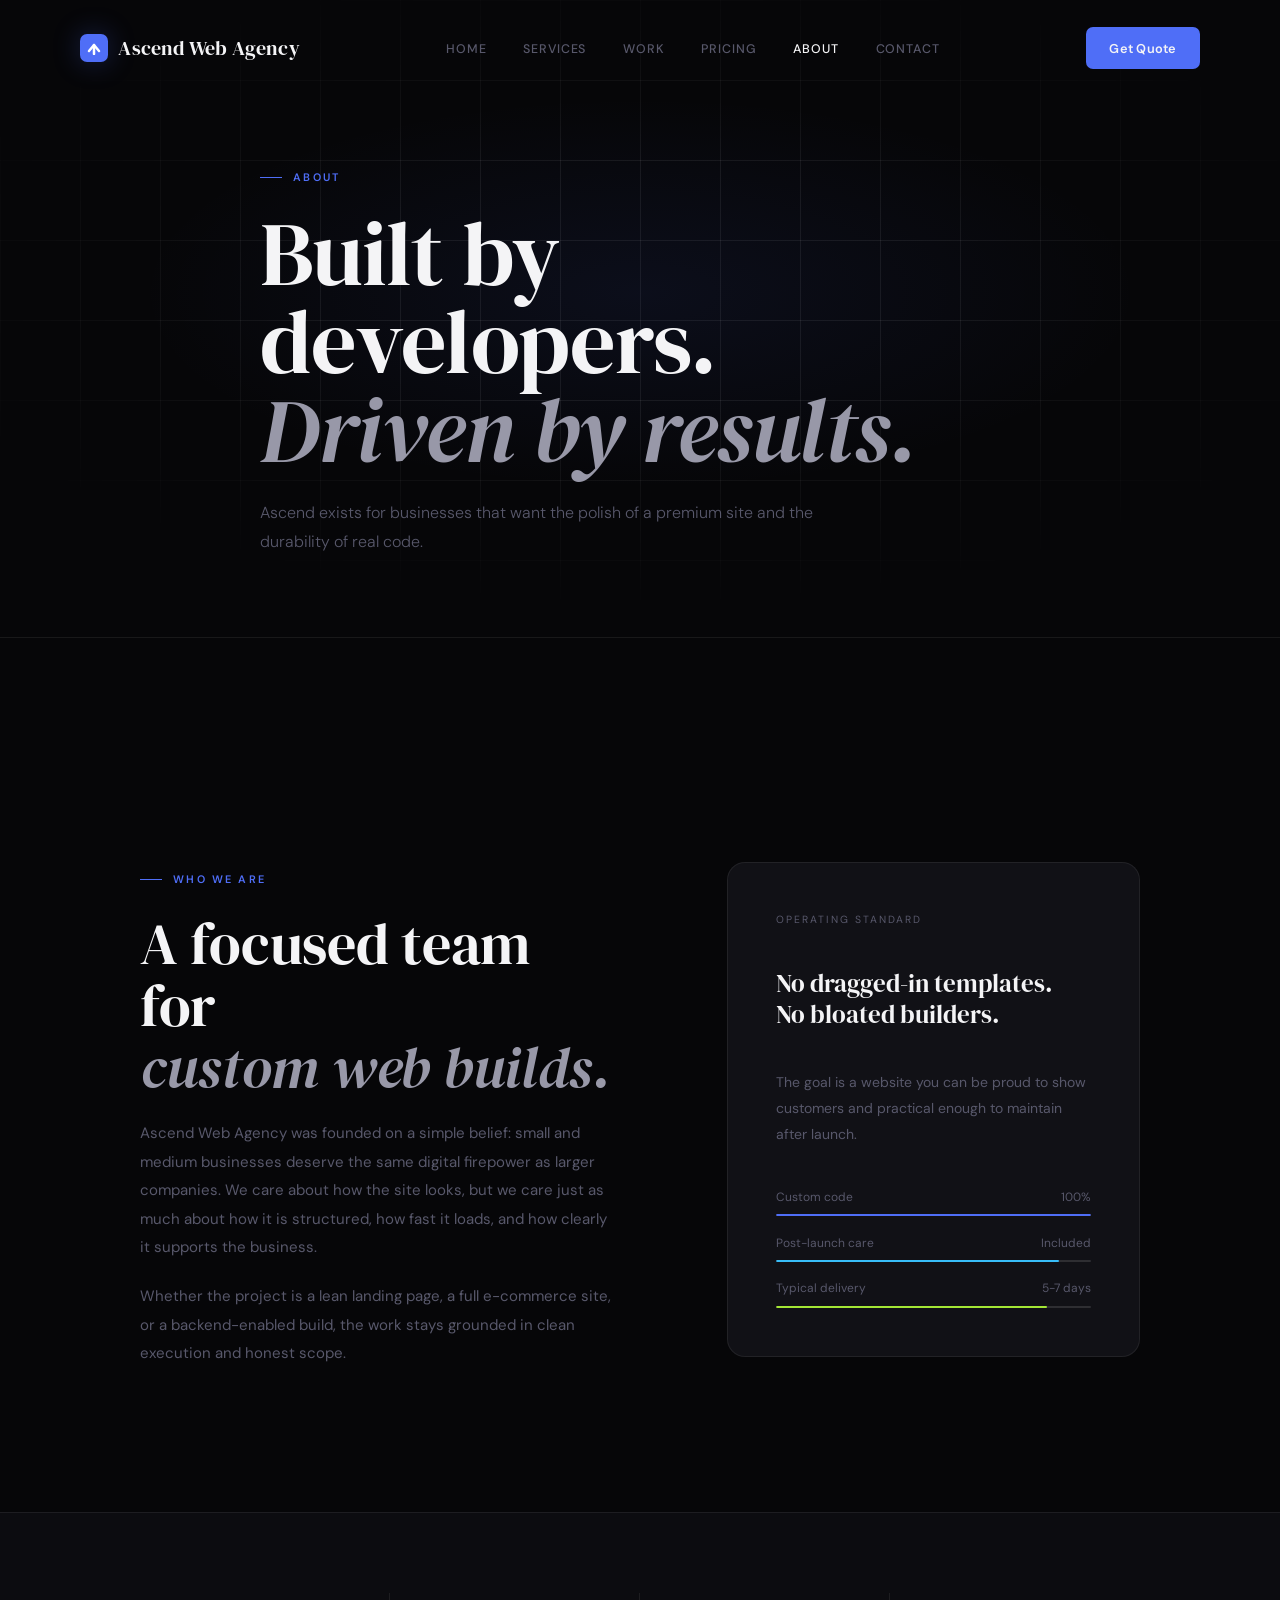
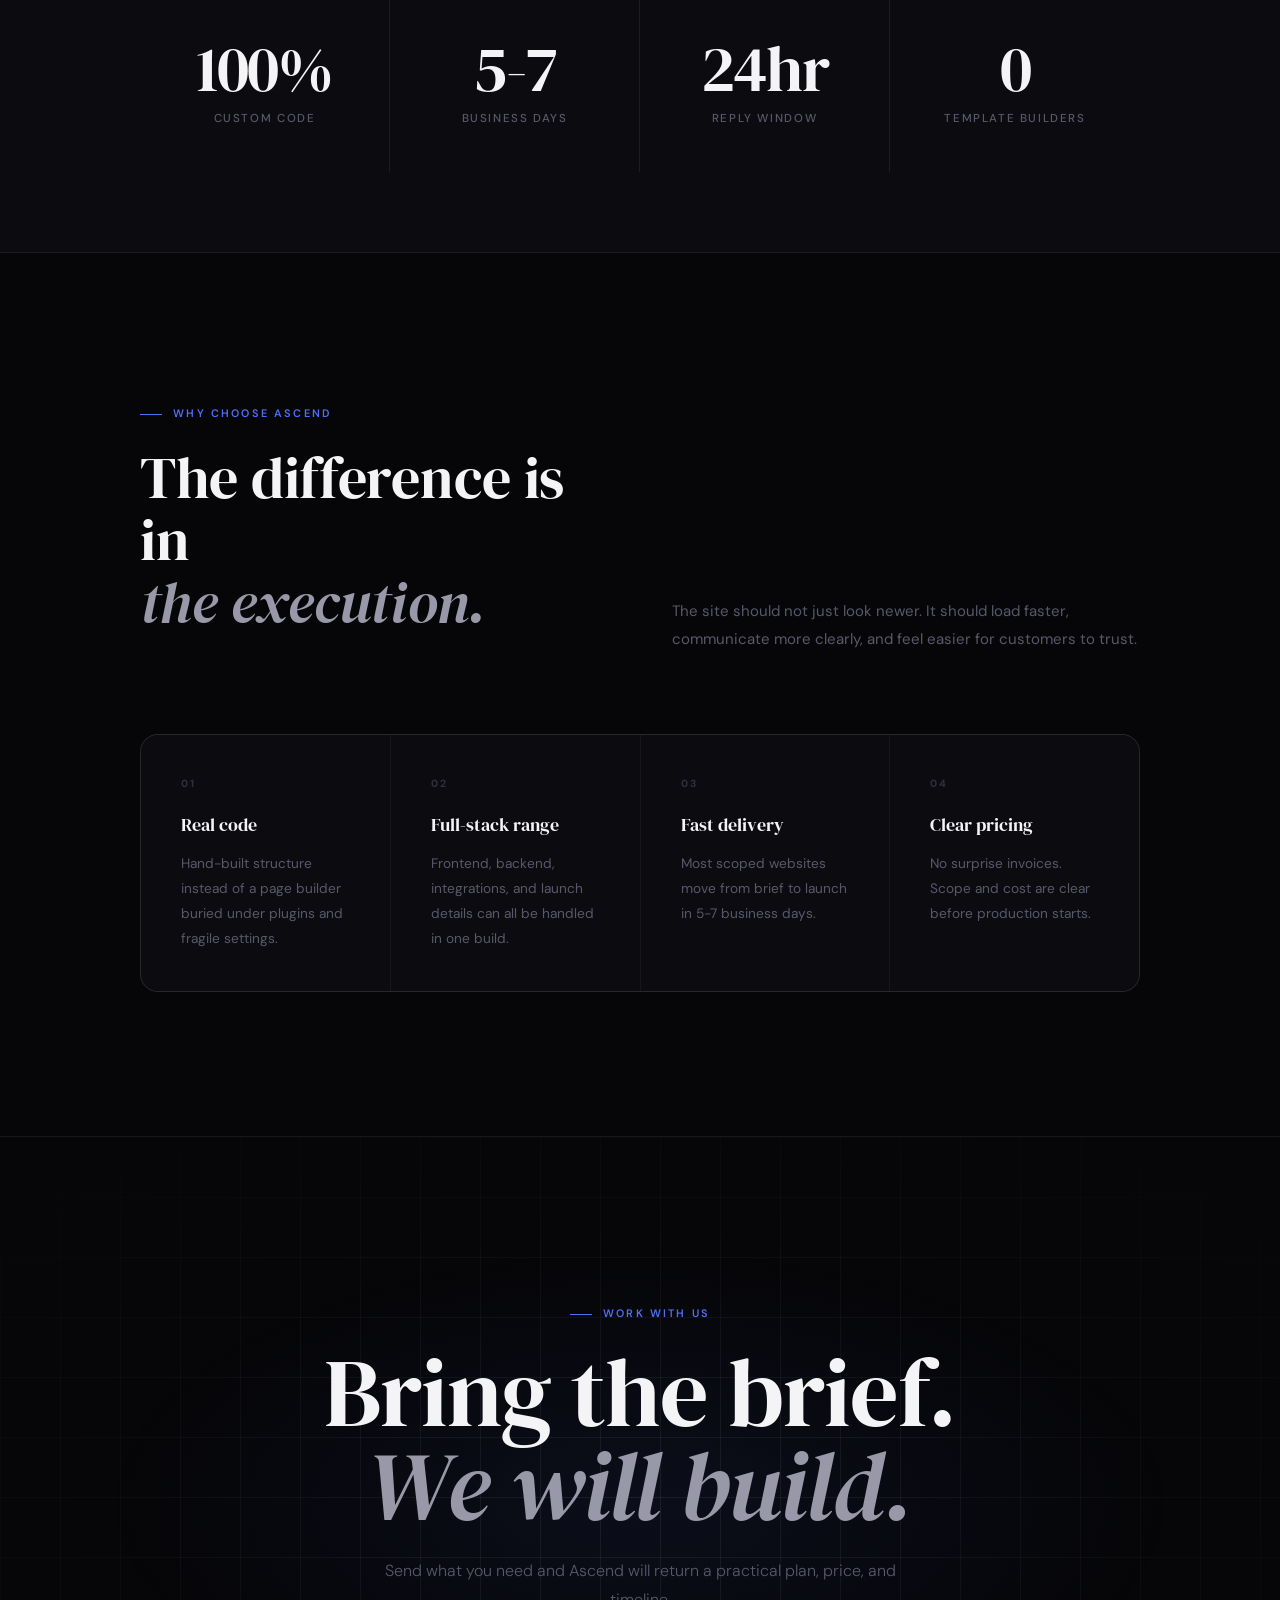
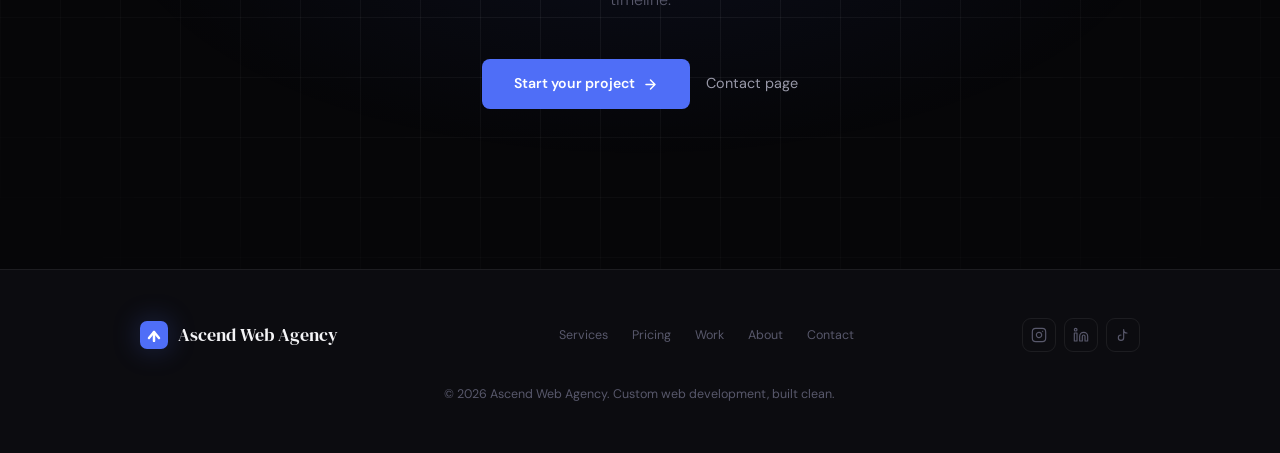
<file: about.html>
<!DOCTYPE html>
<html lang="en">
<head>
    <meta charset="UTF-8">
    <meta name="viewport" content="width=device-width, initial-scale=1.0">
    <title>About - Ascend Web Agency</title>
    <meta name="description" content="Ascend Web Agency is a development-focused web agency building fast custom websites for businesses that need quality code and polished design.">
    <link rel="preconnect" href="https://fonts.googleapis.com">
    <link rel="preconnect" href="https://fonts.gstatic.com" crossorigin>
    <link href="https://fonts.googleapis.com/css2?family=DM+Sans:ital,opsz,wght@0,9..40,300;0,9..40,400;0,9..40,500;0,9..40,600;1,9..40,300&family=DM+Serif+Display:ital@0;1&display=swap" rel="stylesheet">
    <link rel="stylesheet" href="styles.css">
    <link rel="icon" type="image/svg+xml" href="favicon.svg">
</head>
<body>
    <div id="loader" aria-hidden="true"><div class="ldr-inner"><div class="ldr-word"><span>A</span><span>S</span><span>C</span><span>E</span><span>N</span><span>D</span></div><div class="ldr-line"></div></div></div>

    <nav class="nav" id="nav">
        <a href="index.html" class="nav-logo" aria-label="Ascend Web Agency home"><span class="nav-logo-mark"><svg viewBox="0 0 14 14"><polyline points="2 10 7 4 12 10"></polyline><line x1="7" y1="4" x2="7" y2="13"></line></svg></span>Ascend Web Agency</a>
        <ul class="nav-links"><li><a href="index.html">Home</a></li><li><a href="services.html">Services</a></li><li><a href="portfolio.html">Work</a></li><li><a href="pricing.html">Pricing</a></li><li><a class="active" href="about.html">About</a></li><li><a href="contact.html">Contact</a></li></ul>
        <a href="https://tally.so/r/2EXdoA" target="_blank" rel="noopener" class="nav-cta">Get Quote</a>
        <button class="nav-burger" id="burger" type="button" aria-label="Open menu" aria-expanded="false"><span></span><span></span><span></span></button>
    </nav>

    <div class="mob" id="mob" aria-hidden="true">
        <button class="mob-x" id="mobX" type="button" aria-label="Close menu">&times;</button>
        <a href="index.html">Home</a><a href="services.html">Services</a><a href="portfolio.html">Work</a><a href="pricing.html">Pricing</a><a class="active" href="about.html">About</a><a href="contact.html">Contact</a>
    </div>

    <main>
        <section class="subhero">
            <div class="subhero-grid"></div>
            <div class="subhero-radial"></div>
            <div class="w">
                <div class="subhero-body rv on">
                    <div class="kicker">About</div>
                    <h1 class="subhero-h">Built by developers.<br><em>Driven by results.</em></h1>
                    <p class="subhero-p">Ascend exists for businesses that want the polish of a premium site and the durability of real code.</p>
                </div>
            </div>
        </section>

        <section class="s section-pad">
            <div class="w">
                <div class="about-layout">
                    <div class="rv">
                        <div class="kicker">Who we are</div>
                        <h2 class="sh">A focused team for<br><span class="it">custom web builds.</span></h2>
                        <p class="lead">Ascend Web Agency was founded on a simple belief: small and medium businesses deserve the same digital firepower as larger companies. We care about how the site looks, but we care just as much about how it is structured, how fast it loads, and how clearly it supports the business.</p>
                        <p class="lead" style="margin-top:1.25rem">Whether the project is a lean landing page, a full e-commerce site, or a backend-enabled build, the work stays grounded in clean execution and honest scope.</p>
                    </div>
                    <div class="about-panel rv d1">
                        <div class="process-panel-tag">Operating standard</div>
                        <h3 class="process-panel-h">No dragged-in templates.<br>No bloated builders.</h3>
                        <p class="process-panel-p">The goal is a website you can be proud to show customers and practical enough to maintain after launch.</p>
                        <div class="metrics">
                            <div class="metric-row"><div class="metric-top"><span>Custom code</span><span>100%</span></div><div class="metric-track"><div class="metric-bar" style="width:100%;background:var(--blue)"></div></div></div>
                            <div class="metric-row"><div class="metric-top"><span>Post-launch care</span><span>Included</span></div><div class="metric-track"><div class="metric-bar" style="width:90%;background:var(--teal)"></div></div></div>
                            <div class="metric-row"><div class="metric-top"><span>Typical delivery</span><span>5-7 days</span></div><div class="metric-track"><div class="metric-bar" style="width:86%;background:var(--green)"></div></div></div>
                        </div>
                    </div>
                </div>
            </div>
        </section>

        <section class="s stats-s">
            <div class="w">
                <div class="stats-row">
                    <div class="stat rv"><div class="stat-n">100%</div><div class="stat-l">Custom Code</div></div>
                    <div class="stat rv d1"><div class="stat-n">5-7</div><div class="stat-l">Business Days</div></div>
                    <div class="stat rv d2"><div class="stat-n">24hr</div><div class="stat-l">Reply Window</div></div>
                    <div class="stat rv d3"><div class="stat-n">0</div><div class="stat-l">Template Builders</div></div>
                </div>
            </div>
        </section>

        <section class="s section-pad">
            <div class="w">
                <div class="split-head">
                    <div class="rv">
                        <div class="kicker">Why choose Ascend</div>
                        <h2 class="sh">The difference is in<br><span class="it">the execution.</span></h2>
                    </div>
                    <p class="lead rv d1">The site should not just look newer. It should load faster, communicate more clearly, and feel easier for customers to trust.</p>
                </div>
                <div class="value-grid rv">
                    <div class="value-card"><div class="value-num">01</div><h3>Real code</h3><p>Hand-built structure instead of a page builder buried under plugins and fragile settings.</p></div>
                    <div class="value-card"><div class="value-num">02</div><h3>Full-stack range</h3><p>Frontend, backend, integrations, and launch details can all be handled in one build.</p></div>
                    <div class="value-card"><div class="value-num">03</div><h3>Fast delivery</h3><p>Most scoped websites move from brief to launch in 5-7 business days.</p></div>
                    <div class="value-card"><div class="value-num">04</div><h3>Clear pricing</h3><p>No surprise invoices. Scope and cost are clear before production starts.</p></div>
                </div>
            </div>
        </section>

        <section class="s cta-s section-line">
            <div class="cta-radial"></div><div class="cta-grid"></div>
            <div class="w"><div class="cta-inner rv"><div class="kicker">Work with us</div><h2 class="cta-h">Bring the brief.<br><em>We will build.</em></h2><p class="cta-sub">Send what you need and Ascend will return a practical plan, price, and timeline.</p><div class="cta-actions"><a href="https://tally.so/r/2EXdoA" target="_blank" rel="noopener" class="btn-p">Start your project <svg viewBox="0 0 20 20"><path d="M4 10h12M10 4l6 6-6 6"></path></svg></a><a href="contact.html" class="cta-email">Contact page</a></div></div></div>
        </section>
    </main>

    <footer>
        <div class="foot-row">
            <a href="index.html" class="foot-logo"><div class="foot-logo-m"><svg viewBox="0 0 14 14"><polyline points="2 10 7 4 12 10"></polyline><line x1="7" y1="4" x2="7" y2="13"></line></svg></div>Ascend Web Agency</a>
            <nav class="foot-links" aria-label="Footer navigation"><a href="services.html">Services</a><a href="pricing.html">Pricing</a><a href="portfolio.html">Work</a><a href="about.html">About</a><a href="contact.html">Contact</a></nav>
            <div class="foot-soc">
                <a href="https://www.instagram.com/ascendwebagency1/" target="_blank" rel="noopener" class="soc-a" aria-label="Instagram"><svg viewBox="0 0 24 24"><rect x="2" y="2" width="20" height="20" rx="5"></rect><path d="M16 11.37A4 4 0 1 1 12.63 8 4 4 0 0 1 16 11.37z"></path><line x1="17.5" y1="6.5" x2="17.51" y2="6.5"></line></svg></a>
                <a href="https://www.linkedin.com/company/ascend-web-agency" target="_blank" rel="noopener" class="soc-a" aria-label="LinkedIn"><svg viewBox="0 0 24 24"><path d="M16 8a6 6 0 0 1 6 6v7h-4v-7a2 2 0 0 0-4 0v7h-4v-7a6 6 0 0 1 6-6z"></path><rect x="2" y="9" width="4" height="12"></rect><circle cx="4" cy="4" r="2"></circle></svg></a>
                <a href="https://www.tiktok.com/@ascend.web.agency" target="_blank" rel="noopener" class="soc-a" aria-label="TikTok"><svg viewBox="0 0 24 24"><path d="M9 12a4 4 0 1 0 4 4V4a5 5 0 0 0 5 5"></path></svg></a>
            </div>
            <div class="foot-copy">&copy; 2026 Ascend Web Agency. Custom web development, built clean.</div>
        </div>
    </footer>

    <script src="script.js"></script>
</body>
</html>
</file>
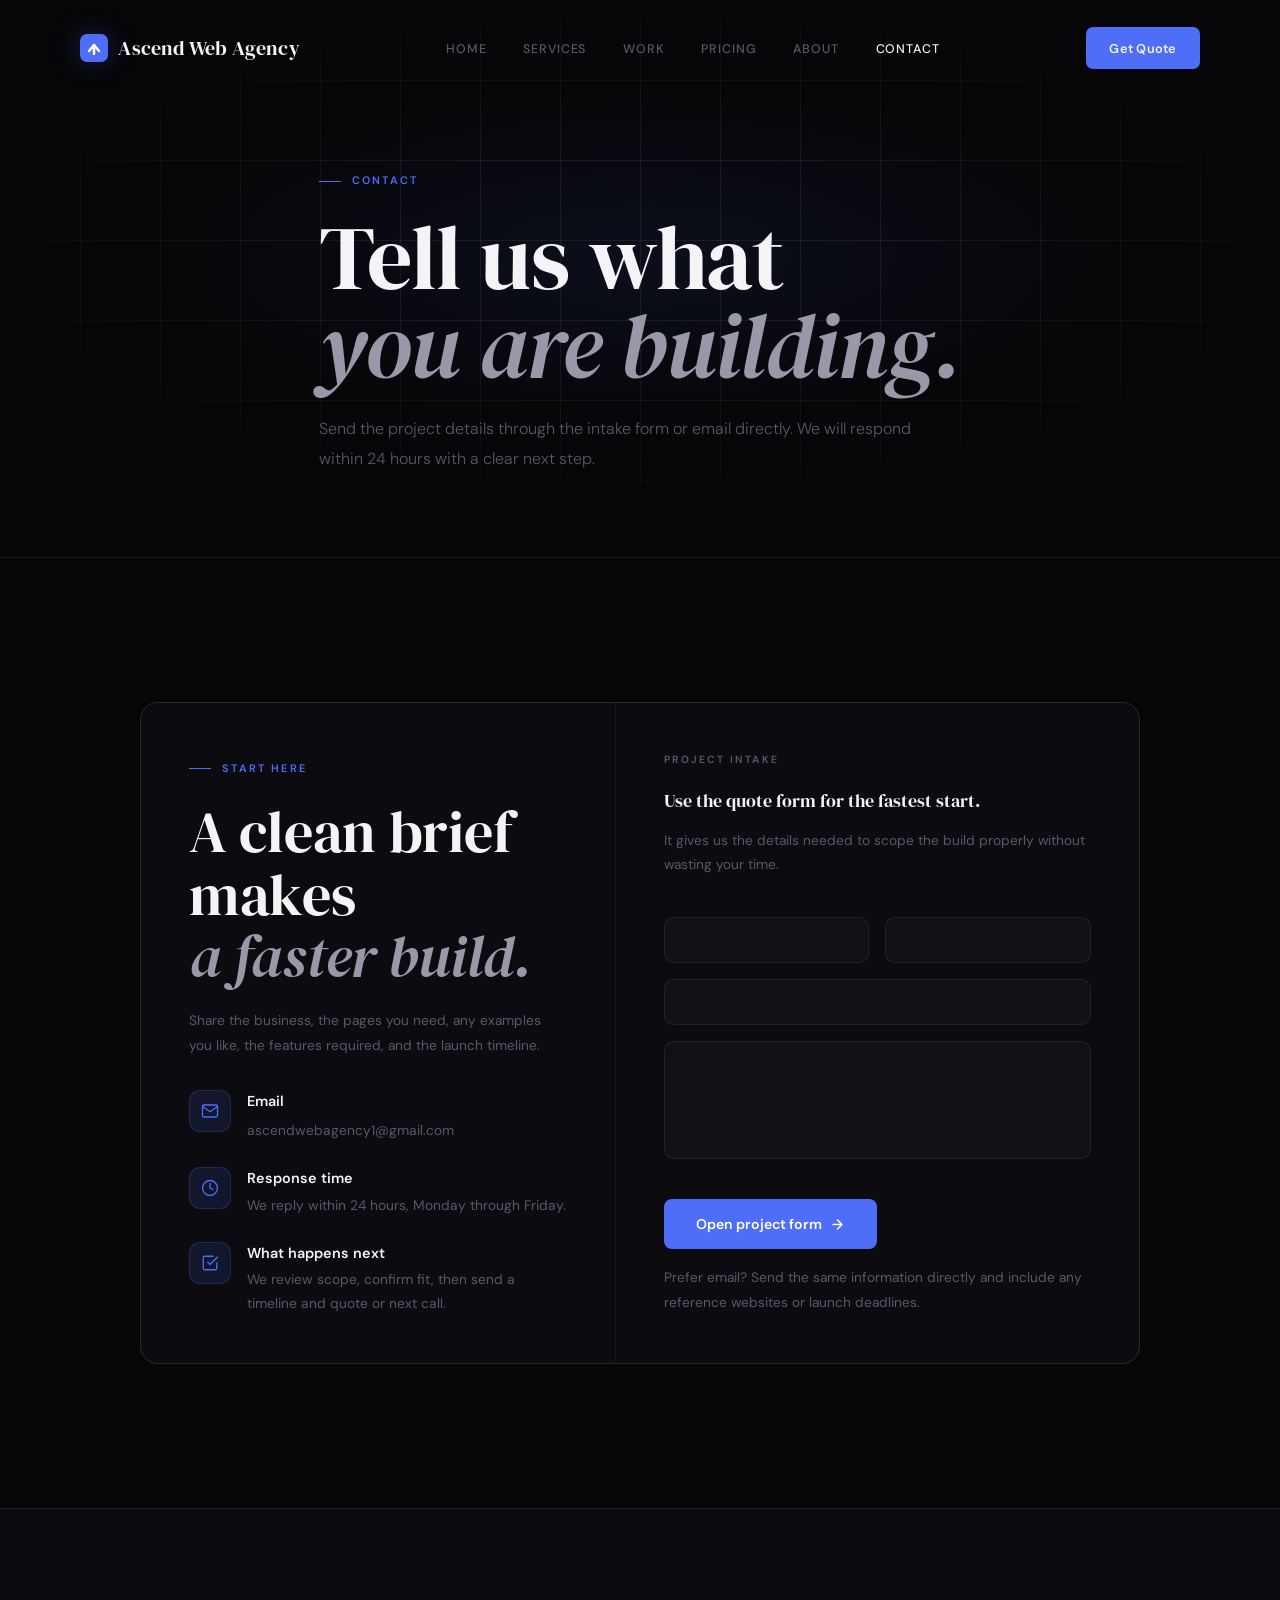
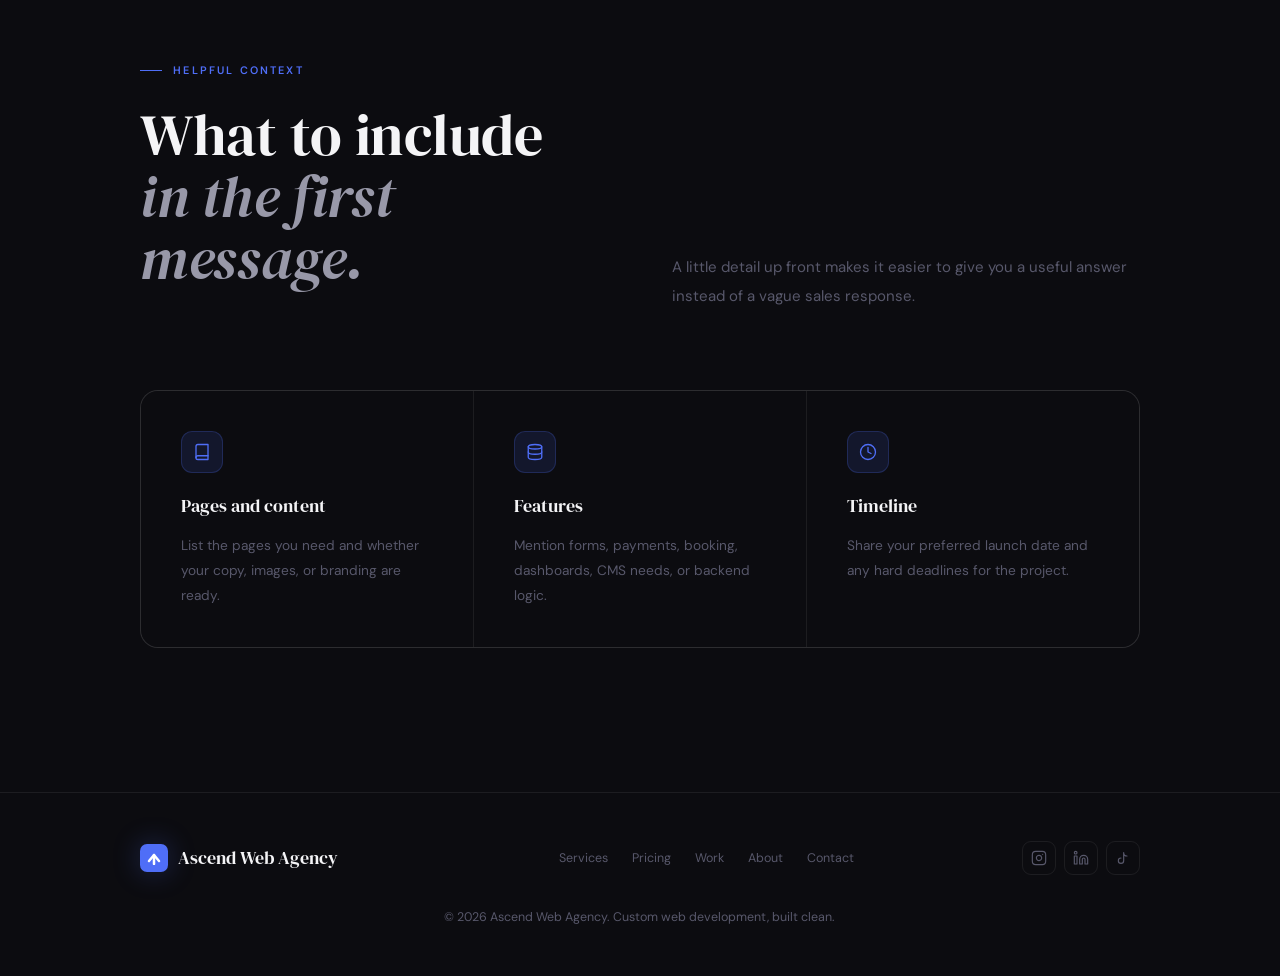
<file: contact.html>
<!DOCTYPE html>
<html lang="en">
<head>
    <meta charset="UTF-8">
    <meta name="viewport" content="width=device-width, initial-scale=1.0">
    <title>Contact - Ascend Web Agency</title>
    <meta name="description" content="Contact Ascend Web Agency to start a custom website, backend, e-commerce, or social media project.">
    <link rel="preconnect" href="https://fonts.googleapis.com">
    <link rel="preconnect" href="https://fonts.gstatic.com" crossorigin>
    <link href="https://fonts.googleapis.com/css2?family=DM+Sans:ital,opsz,wght@0,9..40,300;0,9..40,400;0,9..40,500;0,9..40,600;1,9..40,300&family=DM+Serif+Display:ital@0;1&display=swap" rel="stylesheet">
    <link rel="stylesheet" href="styles.css">
    <link rel="icon" type="image/svg+xml" href="favicon.svg">
</head>
<body>
    <div id="loader" aria-hidden="true"><div class="ldr-inner"><div class="ldr-word"><span>A</span><span>S</span><span>C</span><span>E</span><span>N</span><span>D</span></div><div class="ldr-line"></div></div></div>

    <nav class="nav" id="nav">
        <a href="index.html" class="nav-logo" aria-label="Ascend Web Agency home"><span class="nav-logo-mark"><svg viewBox="0 0 14 14"><polyline points="2 10 7 4 12 10"></polyline><line x1="7" y1="4" x2="7" y2="13"></line></svg></span>Ascend Web Agency</a>
        <ul class="nav-links"><li><a href="index.html">Home</a></li><li><a href="services.html">Services</a></li><li><a href="portfolio.html">Work</a></li><li><a href="pricing.html">Pricing</a></li><li><a href="about.html">About</a></li><li><a class="active" href="contact.html">Contact</a></li></ul>
        <a href="https://tally.so/r/2EXdoA" target="_blank" rel="noopener" class="nav-cta">Get Quote</a>
        <button class="nav-burger" id="burger" type="button" aria-label="Open menu" aria-expanded="false"><span></span><span></span><span></span></button>
    </nav>

    <div class="mob" id="mob" aria-hidden="true">
        <button class="mob-x" id="mobX" type="button" aria-label="Close menu">&times;</button>
        <a href="index.html">Home</a><a href="services.html">Services</a><a href="portfolio.html">Work</a><a href="pricing.html">Pricing</a><a href="about.html">About</a><a class="active" href="contact.html">Contact</a>
    </div>

    <main>
        <section class="subhero">
            <div class="subhero-grid"></div>
            <div class="subhero-radial"></div>
            <div class="w">
                <div class="subhero-body rv on">
                    <div class="kicker">Contact</div>
                    <h1 class="subhero-h">Tell us what<br><em>you are building.</em></h1>
                    <p class="subhero-p">Send the project details through the intake form or email directly. We will respond within 24 hours with a clear next step.</p>
                </div>
            </div>
        </section>

        <section class="s section-pad">
            <div class="w">
                <div class="contact-grid rv">
                    <div class="contact-card">
                        <div class="kicker">Start here</div>
                        <h2 class="sh">A clean brief makes<br><span class="it">a faster build.</span></h2>
                        <p class="lead">Share the business, the pages you need, any examples you like, the features required, and the launch timeline.</p>
                        <div class="contact-list">
                            <div class="contact-item"><div class="contact-icon"><svg viewBox="0 0 24 24"><path d="M4 4h16c1.1 0 2 .9 2 2v12c0 1.1-.9 2-2 2H4c-1.1 0-2-.9-2-2V6c0-1.1.9-2 2-2z"></path><polyline points="22,6 12,13 2,6"></polyline></svg></div><div><h4>Email</h4><a href="mailto:ascendwebagency1@gmail.com">ascendwebagency1@gmail.com</a></div></div>
                            <div class="contact-item"><div class="contact-icon"><svg viewBox="0 0 24 24"><circle cx="12" cy="12" r="10"></circle><polyline points="12 6 12 12 16 14"></polyline></svg></div><div><h4>Response time</h4><p>We reply within 24 hours, Monday through Friday.</p></div></div>
                            <div class="contact-item"><div class="contact-icon"><svg viewBox="0 0 24 24"><path d="M9 11l3 3L22 4"></path><path d="M21 12v7a2 2 0 0 1-2 2H5a2 2 0 0 1-2-2V5a2 2 0 0 1 2-2h11"></path></svg></div><div><h4>What happens next</h4><p>We review scope, confirm fit, then send a timeline and quote or next call.</p></div></div>
                        </div>
                    </div>
                    <div class="contact-card form-panel">
                        <div>
                            <div class="contact-label">Project intake</div>
                            <h3>Use the quote form for the fastest start.</h3>
                            <p>It gives us the details needed to scope the build properly without wasting your time.</p>
                        </div>
                        <div class="form-lines" aria-hidden="true">
                            <div class="form-mini-grid"><div class="form-line"></div><div class="form-line"></div></div>
                            <div class="form-line"></div>
                            <div class="form-line big"></div>
                        </div>
                        <div>
                            <a href="https://tally.so/r/2EXdoA" target="_blank" rel="noopener" class="btn-p">Open project form <svg viewBox="0 0 20 20"><path d="M4 10h12M10 4l6 6-6 6"></path></svg></a>
                            <p class="note" style="margin-top:1rem">Prefer email? Send the same information directly and include any reference websites or launch deadlines.</p>
                        </div>
                    </div>
                </div>
            </div>
        </section>

        <section class="s section-pad section-bg section-line">
            <div class="w">
                <div class="split-head">
                    <div class="rv"><div class="kicker">Helpful context</div><h2 class="sh">What to include<br><span class="it">in the first message.</span></h2></div>
                    <p class="lead rv d1">A little detail up front makes it easier to give you a useful answer instead of a vague sales response.</p>
                </div>
                <div class="detail-grid rv">
                    <div class="detail-card"><div class="detail-icon"><svg viewBox="0 0 24 24"><path d="M4 19.5A2.5 2.5 0 0 1 6.5 17H20"></path><path d="M4 4.5A2.5 2.5 0 0 1 6.5 2H20v20H6.5A2.5 2.5 0 0 1 4 19.5z"></path></svg></div><h3>Pages and content</h3><p>List the pages you need and whether your copy, images, or branding are ready.</p></div>
                    <div class="detail-card"><div class="detail-icon"><svg viewBox="0 0 24 24"><ellipse cx="12" cy="5" rx="9" ry="3"></ellipse><path d="M21 12c0 1.66-4 3-9 3s-9-1.34-9-3"></path><path d="M3 5v14c0 1.66 4 3 9 3s9-1.34 9-3V5"></path></svg></div><h3>Features</h3><p>Mention forms, payments, booking, dashboards, CMS needs, or backend logic.</p></div>
                    <div class="detail-card"><div class="detail-icon"><svg viewBox="0 0 24 24"><circle cx="12" cy="12" r="10"></circle><polyline points="12 6 12 12 16 14"></polyline></svg></div><h3>Timeline</h3><p>Share your preferred launch date and any hard deadlines for the project.</p></div>
                </div>
            </div>
        </section>
    </main>

    <footer>
        <div class="foot-row">
            <a href="index.html" class="foot-logo"><div class="foot-logo-m"><svg viewBox="0 0 14 14"><polyline points="2 10 7 4 12 10"></polyline><line x1="7" y1="4" x2="7" y2="13"></line></svg></div>Ascend Web Agency</a>
            <nav class="foot-links" aria-label="Footer navigation"><a href="services.html">Services</a><a href="pricing.html">Pricing</a><a href="portfolio.html">Work</a><a href="about.html">About</a><a href="contact.html">Contact</a></nav>
            <div class="foot-soc">
                <a href="https://www.instagram.com/ascendwebagency1/" target="_blank" rel="noopener" class="soc-a" aria-label="Instagram"><svg viewBox="0 0 24 24"><rect x="2" y="2" width="20" height="20" rx="5"></rect><path d="M16 11.37A4 4 0 1 1 12.63 8 4 4 0 0 1 16 11.37z"></path><line x1="17.5" y1="6.5" x2="17.51" y2="6.5"></line></svg></a>
                <a href="https://www.linkedin.com/company/ascend-web-agency" target="_blank" rel="noopener" class="soc-a" aria-label="LinkedIn"><svg viewBox="0 0 24 24"><path d="M16 8a6 6 0 0 1 6 6v7h-4v-7a2 2 0 0 0-4 0v7h-4v-7a6 6 0 0 1 6-6z"></path><rect x="2" y="9" width="4" height="12"></rect><circle cx="4" cy="4" r="2"></circle></svg></a>
                <a href="https://www.tiktok.com/@ascend.web.agency" target="_blank" rel="noopener" class="soc-a" aria-label="TikTok"><svg viewBox="0 0 24 24"><path d="M9 12a4 4 0 1 0 4 4V4a5 5 0 0 0 5 5"></path></svg></a>
            </div>
            <div class="foot-copy">&copy; 2026 Ascend Web Agency. Custom web development, built clean.</div>
        </div>
    </footer>

    <script src="script.js"></script>
</body>
</html>
</file>
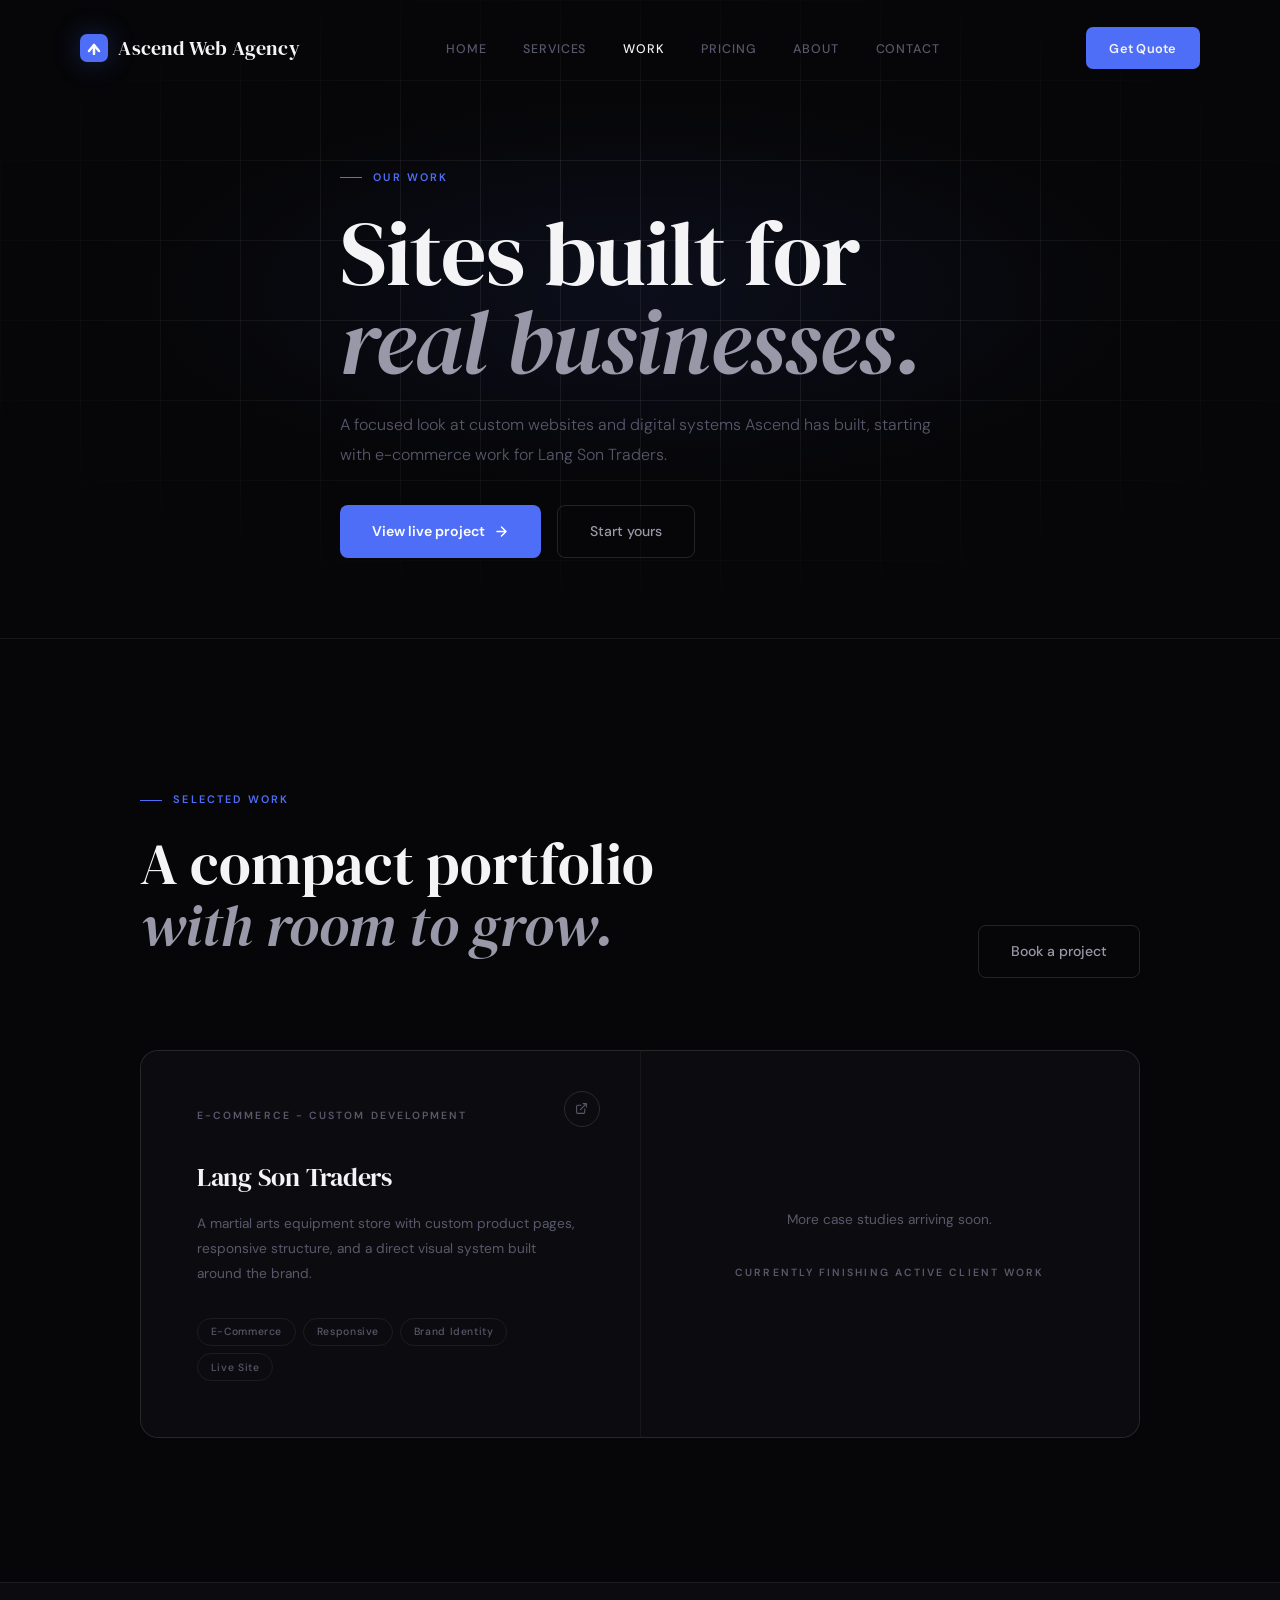
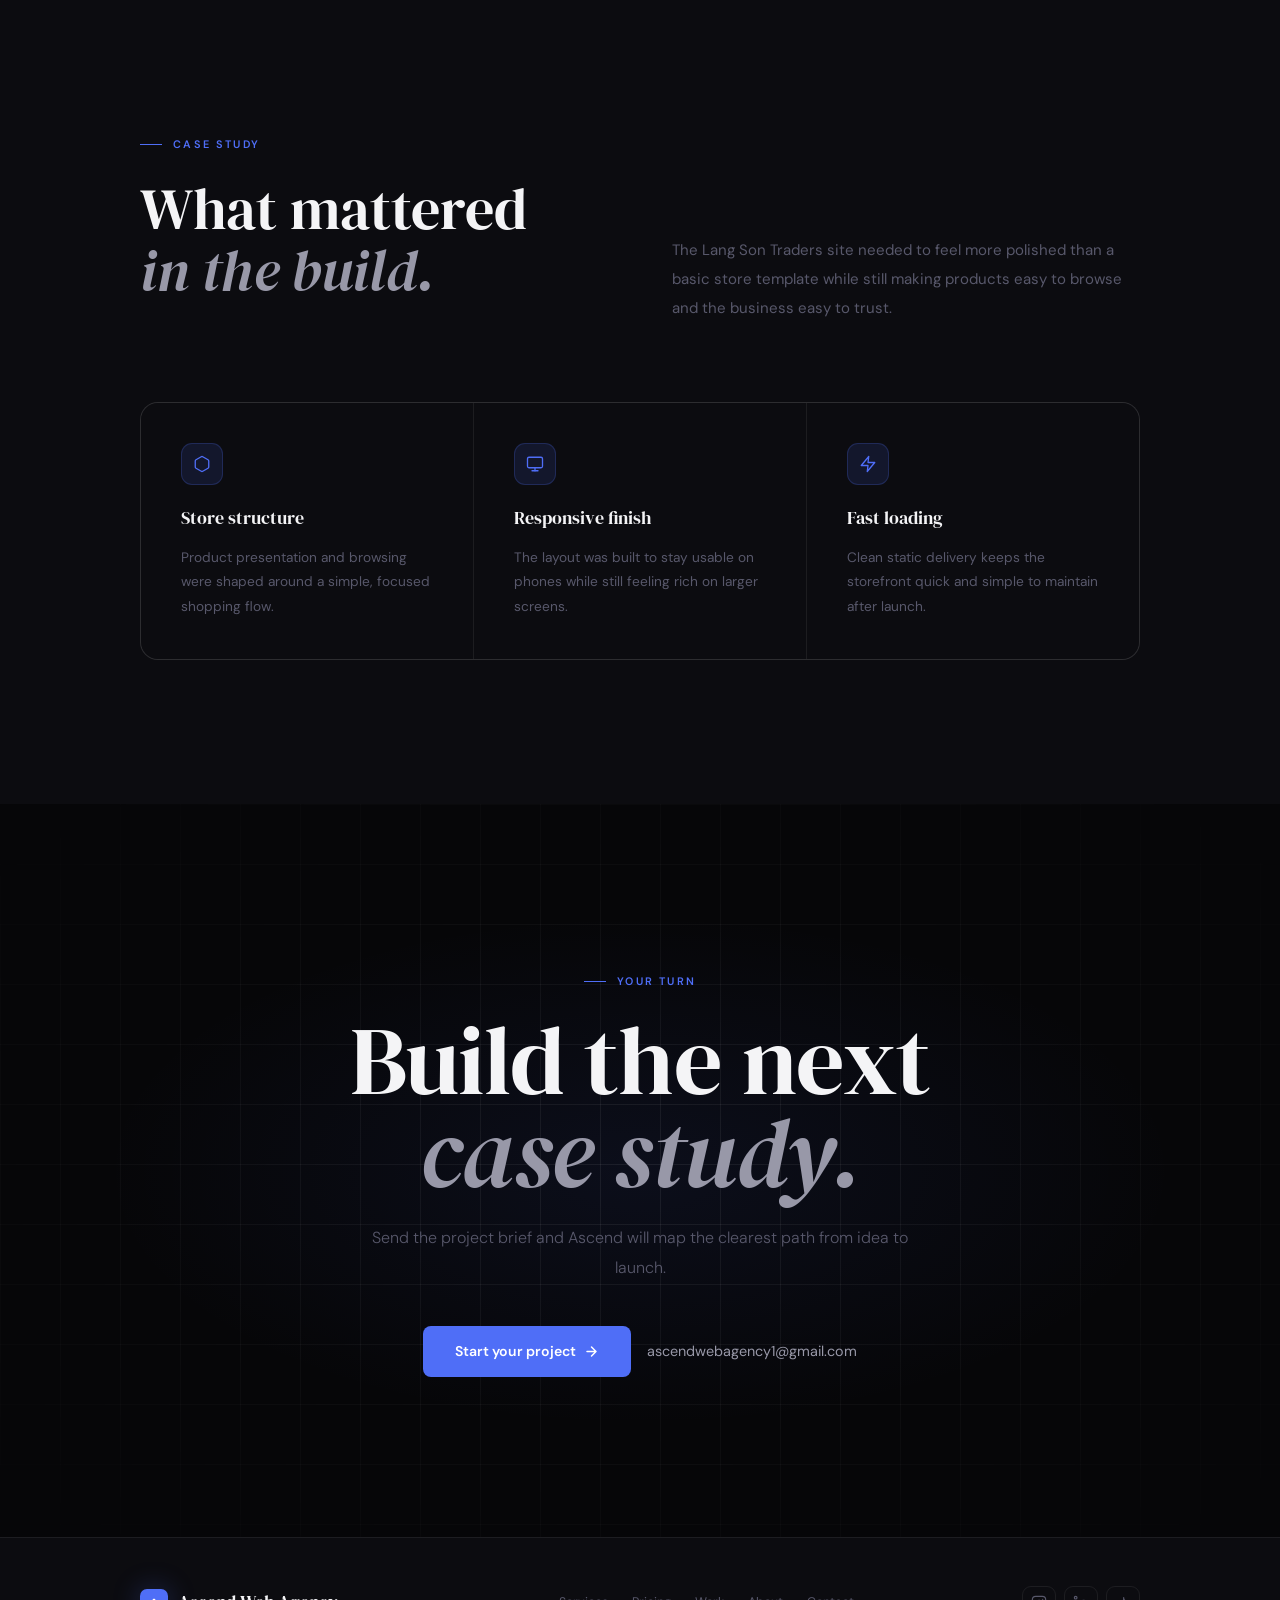
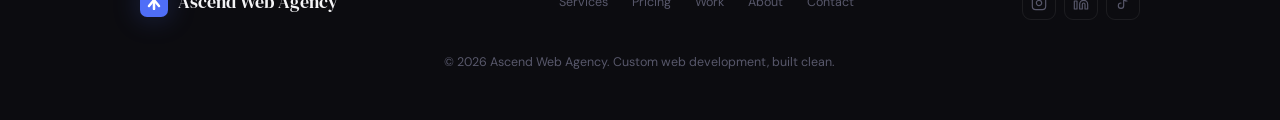
<file: portfolio.html>
<!DOCTYPE html>
<html lang="en">
<head>
    <meta charset="UTF-8">
    <meta name="viewport" content="width=device-width, initial-scale=1.0">
    <title>Portfolio - Ascend Web Agency</title>
    <meta name="description" content="Selected work from Ascend Web Agency, including custom e-commerce and business website builds.">
    <link rel="preconnect" href="https://fonts.googleapis.com">
    <link rel="preconnect" href="https://fonts.gstatic.com" crossorigin>
    <link href="https://fonts.googleapis.com/css2?family=DM+Sans:ital,opsz,wght@0,9..40,300;0,9..40,400;0,9..40,500;0,9..40,600;1,9..40,300&family=DM+Serif+Display:ital@0;1&display=swap" rel="stylesheet">
    <link rel="stylesheet" href="styles.css">
    <link rel="icon" type="image/svg+xml" href="favicon.svg">
</head>
<body>
    <div id="loader" aria-hidden="true"><div class="ldr-inner"><div class="ldr-word"><span>A</span><span>S</span><span>C</span><span>E</span><span>N</span><span>D</span></div><div class="ldr-line"></div></div></div>

    <nav class="nav" id="nav">
        <a href="index.html" class="nav-logo" aria-label="Ascend Web Agency home"><span class="nav-logo-mark"><svg viewBox="0 0 14 14"><polyline points="2 10 7 4 12 10"></polyline><line x1="7" y1="4" x2="7" y2="13"></line></svg></span>Ascend Web Agency</a>
        <ul class="nav-links"><li><a href="index.html">Home</a></li><li><a href="services.html">Services</a></li><li><a class="active" href="portfolio.html">Work</a></li><li><a href="pricing.html">Pricing</a></li><li><a href="about.html">About</a></li><li><a href="contact.html">Contact</a></li></ul>
        <a href="https://tally.so/r/2EXdoA" target="_blank" rel="noopener" class="nav-cta">Get Quote</a>
        <button class="nav-burger" id="burger" type="button" aria-label="Open menu" aria-expanded="false"><span></span><span></span><span></span></button>
    </nav>

    <div class="mob" id="mob" aria-hidden="true">
        <button class="mob-x" id="mobX" type="button" aria-label="Close menu">&times;</button>
        <a href="index.html">Home</a><a href="services.html">Services</a><a class="active" href="portfolio.html">Work</a><a href="pricing.html">Pricing</a><a href="about.html">About</a><a href="contact.html">Contact</a>
    </div>

    <main>
        <section class="subhero">
            <div class="subhero-grid"></div>
            <div class="subhero-radial"></div>
            <div class="w">
                <div class="subhero-body rv on">
                    <div class="kicker">Our work</div>
                    <h1 class="subhero-h">Sites built for<br><em>real businesses.</em></h1>
                    <p class="subhero-p">A focused look at custom websites and digital systems Ascend has built, starting with e-commerce work for Lang Son Traders.</p>
                    <div class="subhero-actions">
                        <a href="https://langsontraders.netlify.app/" target="_blank" rel="noopener" class="btn-p">View live project <svg viewBox="0 0 20 20"><path d="M4 10h12M10 4l6 6-6 6"></path></svg></a>
                        <a href="contact.html" class="btn-s">Start yours</a>
                    </div>
                </div>
            </div>
        </section>

        <section class="s section-pad">
            <div class="w">
                <div class="port-head rv">
                    <div>
                        <div class="kicker">Selected work</div>
                        <h2 class="sh">A compact portfolio<br><span class="it">with room to grow.</span></h2>
                    </div>
                    <a href="https://tally.so/r/2EXdoA" target="_blank" rel="noopener" class="btn-s">Book a project</a>
                </div>
                <div class="port-grid rv">
                    <a class="port-card" href="https://langsontraders.netlify.app/" target="_blank" rel="noopener">
                        <div class="port-arrow"><svg viewBox="0 0 24 24"><path d="M18 13v6a2 2 0 0 1-2 2H5a2 2 0 0 1-2-2V8a2 2 0 0 1 2-2h6M15 3h6v6M10 14L21 3"></path></svg></div>
                        <div>
                            <div class="port-tag">E-Commerce - Custom Development</div>
                            <h3 class="port-h">Lang Son Traders</h3>
                            <p class="port-p">A martial arts equipment store with custom product pages, responsive structure, and a direct visual system built around the brand.</p>
                        </div>
                        <div class="chips"><span class="chip">E-Commerce</span><span class="chip">Responsive</span><span class="chip">Brand Identity</span><span class="chip">Live Site</span></div>
                    </a>
                    <div class="port-card port-empty">
                        <p class="port-p">More case studies arriving soon.</p>
                        <span class="small-tag">Currently finishing active client work</span>
                    </div>
                </div>
            </div>
        </section>

        <section class="s section-pad section-bg section-line">
            <div class="w">
                <div class="split-head">
                    <div class="rv">
                        <div class="kicker">Case study</div>
                        <h2 class="sh">What mattered<br><span class="it">in the build.</span></h2>
                    </div>
                    <p class="lead rv d1">The Lang Son Traders site needed to feel more polished than a basic store template while still making products easy to browse and the business easy to trust.</p>
                </div>
                <div class="detail-grid rv">
                    <div class="detail-card"><div class="detail-icon"><svg viewBox="0 0 24 24"><path d="M21 16V8a2 2 0 0 0-1-1.73l-7-4a2 2 0 0 0-2 0l-7 4A2 2 0 0 0 3 8v8a2 2 0 0 0 1 1.73l7 4a2 2 0 0 0 2 0l7-4A2 2 0 0 0 21 16z"></path></svg></div><h3>Store structure</h3><p>Product presentation and browsing were shaped around a simple, focused shopping flow.</p></div>
                    <div class="detail-card"><div class="detail-icon"><svg viewBox="0 0 24 24"><rect x="2" y="3" width="20" height="14" rx="2"></rect><line x1="8" y1="21" x2="16" y2="21"></line><line x1="12" y1="17" x2="12" y2="21"></line></svg></div><h3>Responsive finish</h3><p>The layout was built to stay usable on phones while still feeling rich on larger screens.</p></div>
                    <div class="detail-card"><div class="detail-icon"><svg viewBox="0 0 24 24"><path d="M13 2L3 14h9l-1 8 10-12h-9l1-8z"></path></svg></div><h3>Fast loading</h3><p>Clean static delivery keeps the storefront quick and simple to maintain after launch.</p></div>
                </div>
            </div>
        </section>

        <section class="s cta-s">
            <div class="cta-radial"></div><div class="cta-grid"></div>
            <div class="w"><div class="cta-inner rv"><div class="kicker">Your turn</div><h2 class="cta-h">Build the next<br><em>case study.</em></h2><p class="cta-sub">Send the project brief and Ascend will map the clearest path from idea to launch.</p><div class="cta-actions"><a href="https://tally.so/r/2EXdoA" target="_blank" rel="noopener" class="btn-p">Start your project <svg viewBox="0 0 20 20"><path d="M4 10h12M10 4l6 6-6 6"></path></svg></a><a href="mailto:ascendwebagency1@gmail.com" class="cta-email">ascendwebagency1@gmail.com</a></div></div></div>
        </section>
    </main>

    <footer>
        <div class="foot-row">
            <a href="index.html" class="foot-logo"><div class="foot-logo-m"><svg viewBox="0 0 14 14"><polyline points="2 10 7 4 12 10"></polyline><line x1="7" y1="4" x2="7" y2="13"></line></svg></div>Ascend Web Agency</a>
            <nav class="foot-links" aria-label="Footer navigation"><a href="services.html">Services</a><a href="pricing.html">Pricing</a><a href="portfolio.html">Work</a><a href="about.html">About</a><a href="contact.html">Contact</a></nav>
            <div class="foot-soc">
                <a href="https://www.instagram.com/ascendwebagency1/" target="_blank" rel="noopener" class="soc-a" aria-label="Instagram"><svg viewBox="0 0 24 24"><rect x="2" y="2" width="20" height="20" rx="5"></rect><path d="M16 11.37A4 4 0 1 1 12.63 8 4 4 0 0 1 16 11.37z"></path><line x1="17.5" y1="6.5" x2="17.51" y2="6.5"></line></svg></a>
                <a href="https://www.linkedin.com/company/ascend-web-agency" target="_blank" rel="noopener" class="soc-a" aria-label="LinkedIn"><svg viewBox="0 0 24 24"><path d="M16 8a6 6 0 0 1 6 6v7h-4v-7a2 2 0 0 0-4 0v7h-4v-7a6 6 0 0 1 6-6z"></path><rect x="2" y="9" width="4" height="12"></rect><circle cx="4" cy="4" r="2"></circle></svg></a>
                <a href="https://www.tiktok.com/@ascend.web.agency" target="_blank" rel="noopener" class="soc-a" aria-label="TikTok"><svg viewBox="0 0 24 24"><path d="M9 12a4 4 0 1 0 4 4V4a5 5 0 0 0 5 5"></path></svg></a>
            </div>
            <div class="foot-copy">&copy; 2026 Ascend Web Agency. Custom web development, built clean.</div>
        </div>
    </footer>

    <script src="script.js"></script>
</body>
</html>
</file>
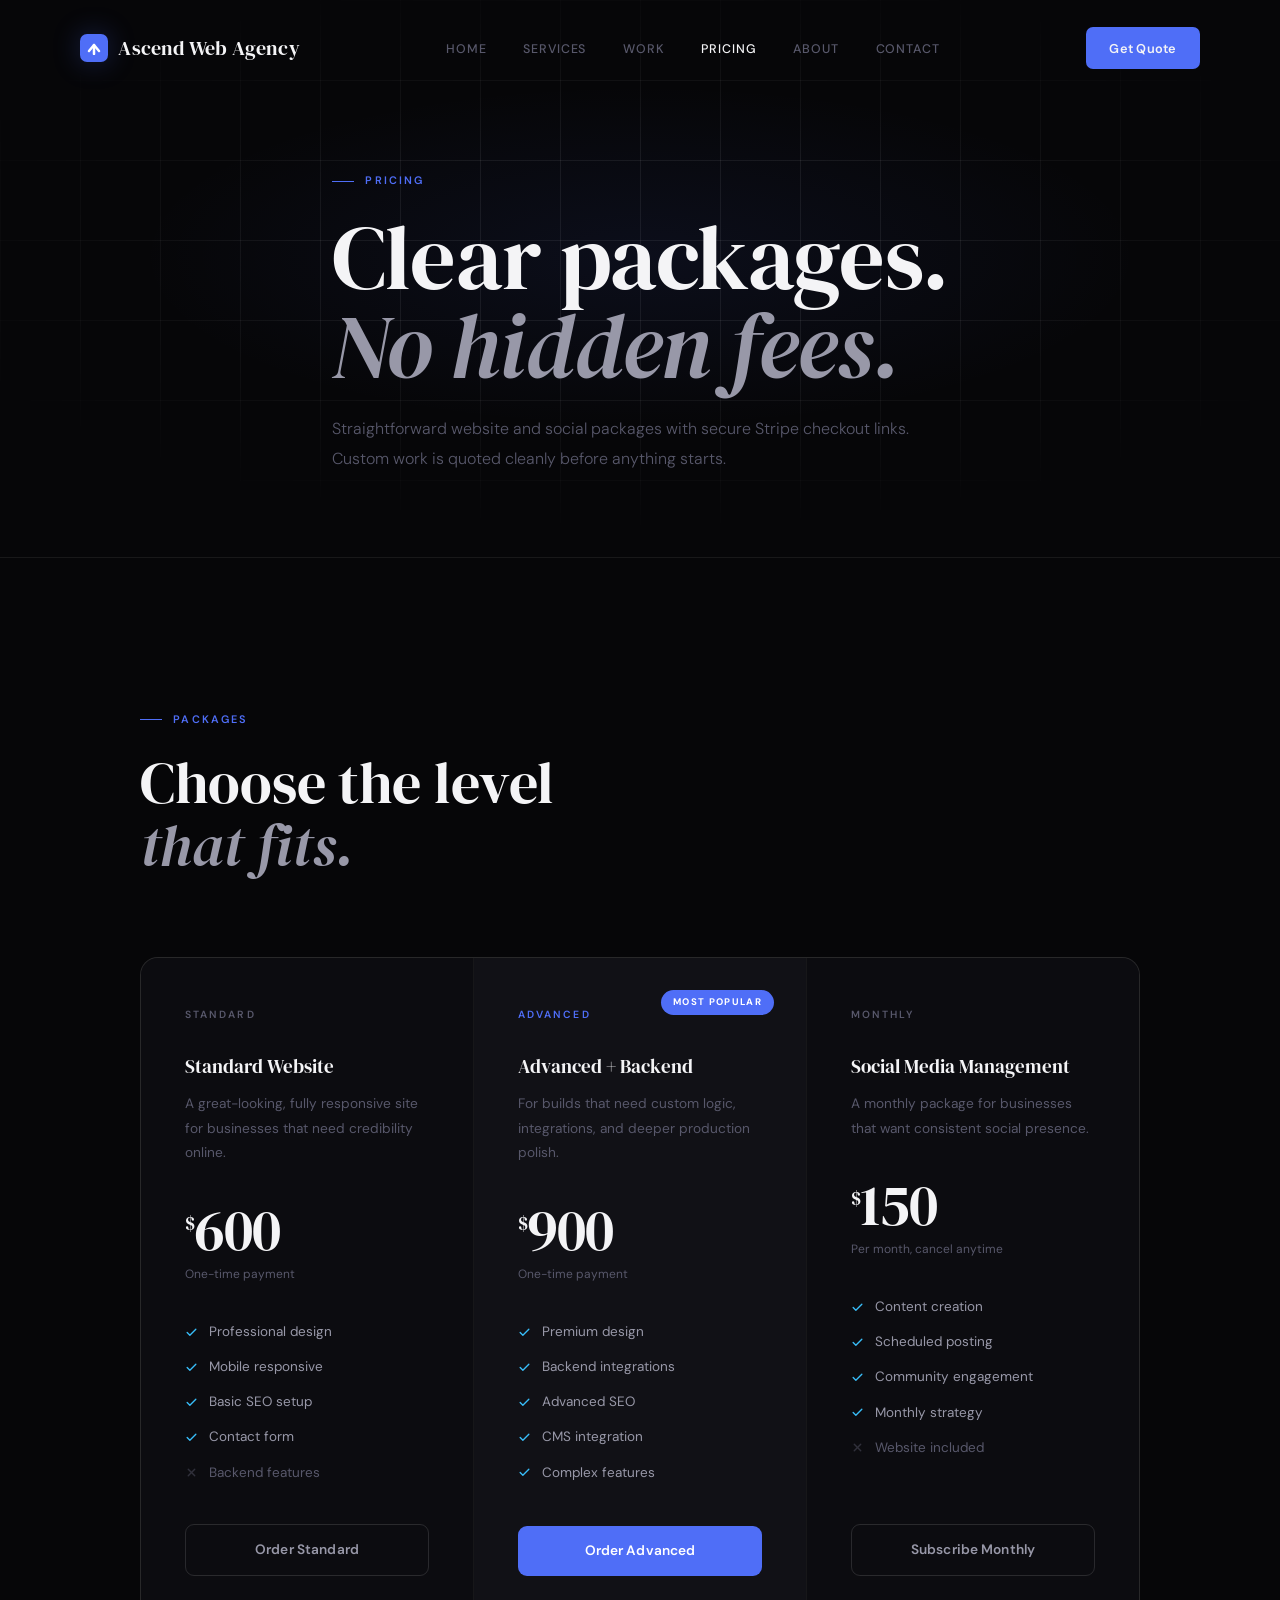
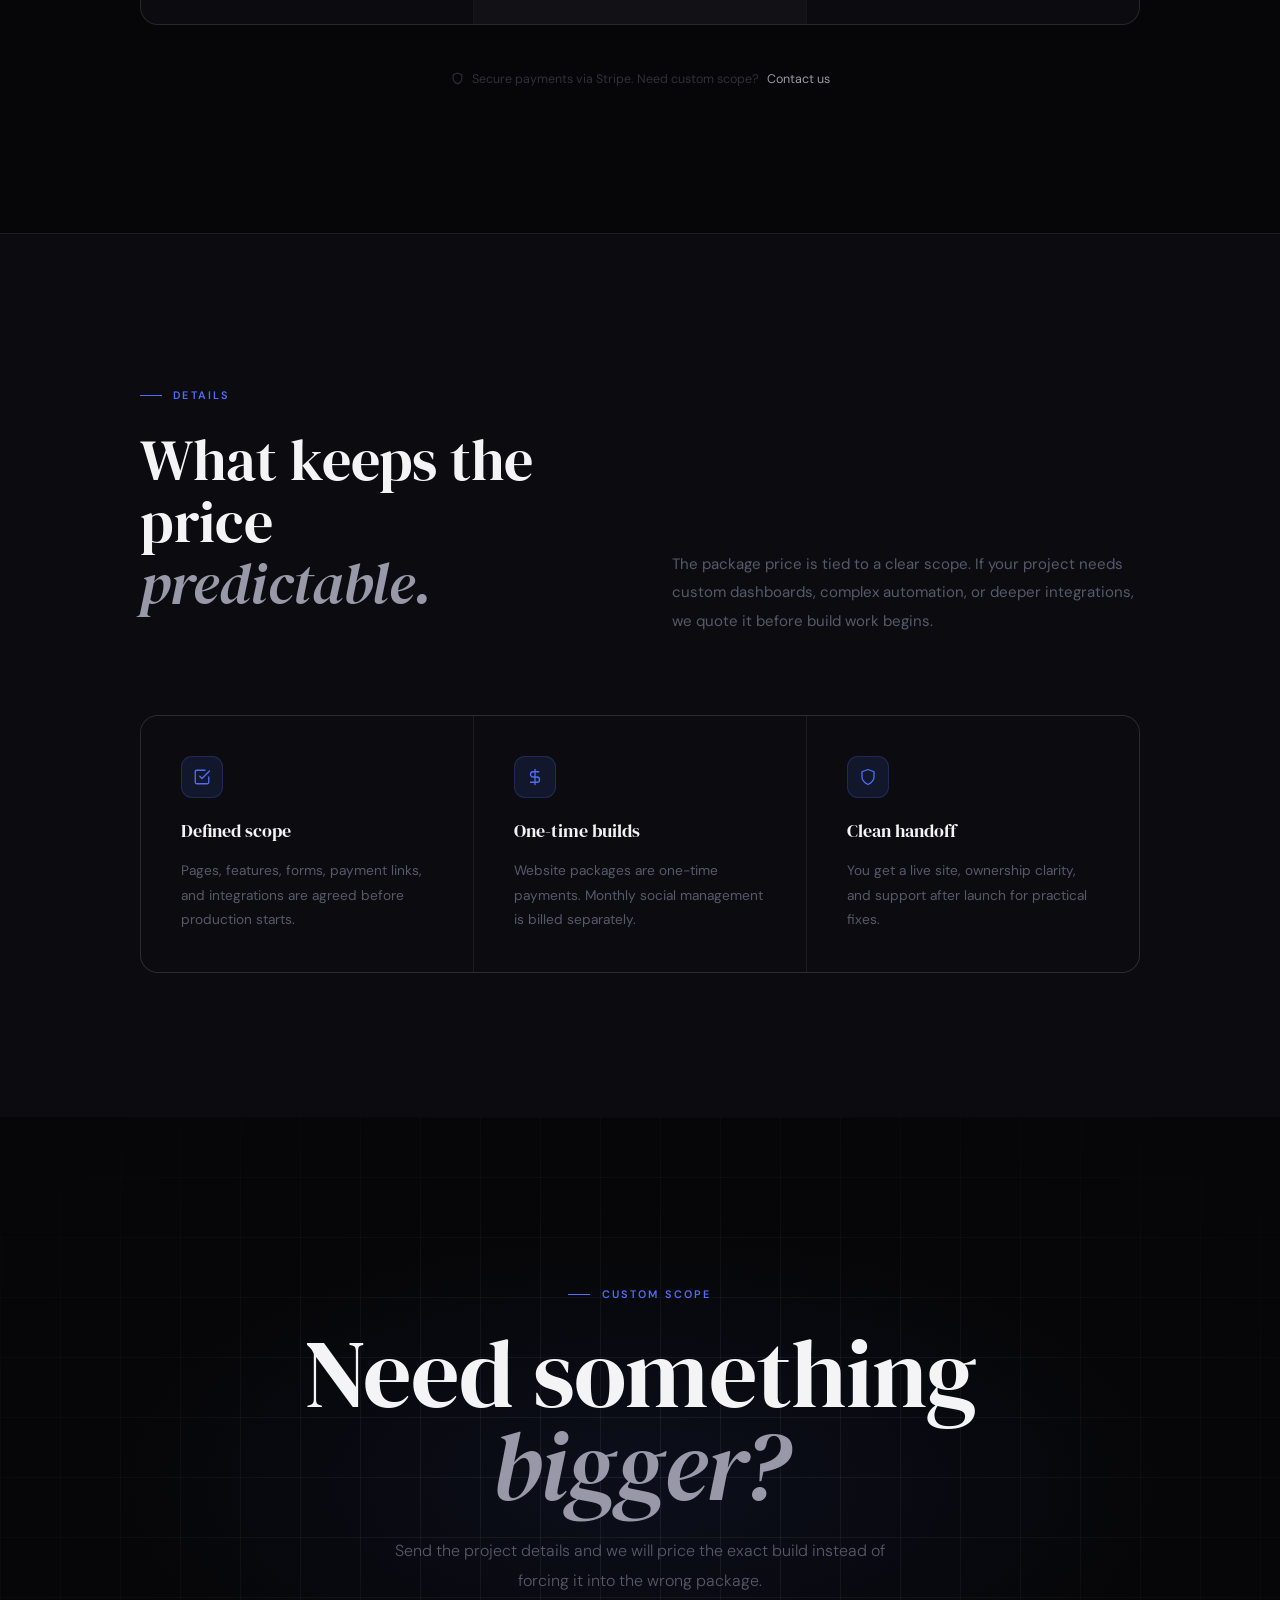
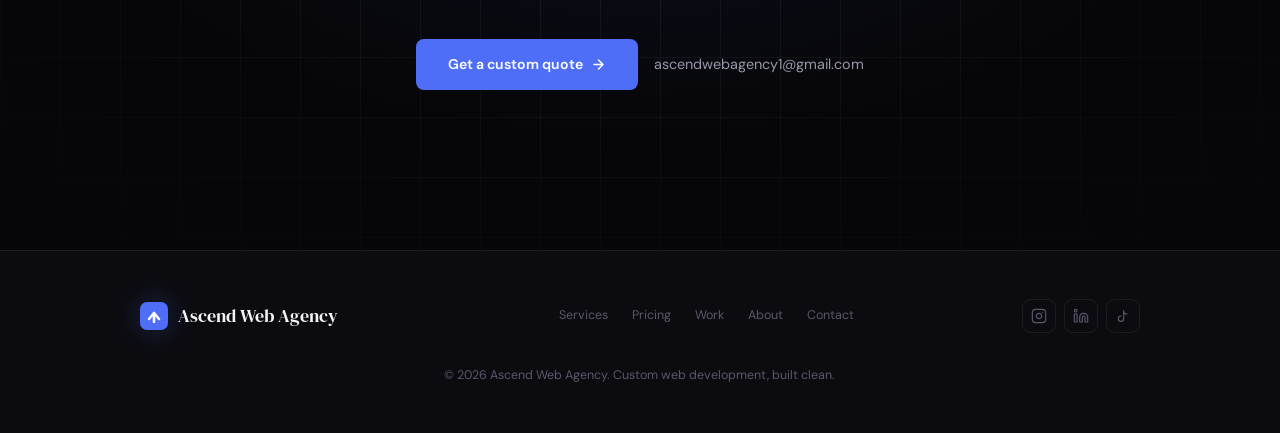
<file: pricing.html>
<!DOCTYPE html>
<html lang="en">
<head>
    <meta charset="UTF-8">
    <meta name="viewport" content="width=device-width, initial-scale=1.0">
    <title>Pricing - Ascend Web Agency</title>
    <meta name="description" content="Transparent website pricing from Ascend Web Agency: standard websites, advanced backend builds, and social media management.">
    <link rel="preconnect" href="https://fonts.googleapis.com">
    <link rel="preconnect" href="https://fonts.gstatic.com" crossorigin>
    <link href="https://fonts.googleapis.com/css2?family=DM+Sans:ital,opsz,wght@0,9..40,300;0,9..40,400;0,9..40,500;0,9..40,600;1,9..40,300&family=DM+Serif+Display:ital@0;1&display=swap" rel="stylesheet">
    <link rel="stylesheet" href="styles.css">
    <link rel="icon" type="image/svg+xml" href="favicon.svg">
</head>
<body>
    <div id="loader" aria-hidden="true"><div class="ldr-inner"><div class="ldr-word"><span>A</span><span>S</span><span>C</span><span>E</span><span>N</span><span>D</span></div><div class="ldr-line"></div></div></div>

    <nav class="nav" id="nav">
        <a href="index.html" class="nav-logo" aria-label="Ascend Web Agency home"><span class="nav-logo-mark"><svg viewBox="0 0 14 14"><polyline points="2 10 7 4 12 10"></polyline><line x1="7" y1="4" x2="7" y2="13"></line></svg></span>Ascend Web Agency</a>
        <ul class="nav-links"><li><a href="index.html">Home</a></li><li><a href="services.html">Services</a></li><li><a href="portfolio.html">Work</a></li><li><a class="active" href="pricing.html">Pricing</a></li><li><a href="about.html">About</a></li><li><a href="contact.html">Contact</a></li></ul>
        <a href="https://tally.so/r/2EXdoA" target="_blank" rel="noopener" class="nav-cta">Get Quote</a>
        <button class="nav-burger" id="burger" type="button" aria-label="Open menu" aria-expanded="false"><span></span><span></span><span></span></button>
    </nav>

    <div class="mob" id="mob" aria-hidden="true">
        <button class="mob-x" id="mobX" type="button" aria-label="Close menu">&times;</button>
        <a href="index.html">Home</a><a href="services.html">Services</a><a href="portfolio.html">Work</a><a class="active" href="pricing.html">Pricing</a><a href="about.html">About</a><a href="contact.html">Contact</a>
    </div>

    <main>
        <section class="subhero">
            <div class="subhero-grid"></div>
            <div class="subhero-radial"></div>
            <div class="w">
                <div class="subhero-body rv on">
                    <div class="kicker">Pricing</div>
                    <h1 class="subhero-h">Clear packages.<br><em>No hidden fees.</em></h1>
                    <p class="subhero-p">Straightforward website and social packages with secure Stripe checkout links. Custom work is quoted cleanly before anything starts.</p>
                </div>
            </div>
        </section>

        <section class="s section-pad">
            <div class="w">
                <div class="rv">
                    <div class="kicker">Packages</div>
                    <h2 class="sh">Choose the level<br><span class="it">that fits.</span></h2>
                </div>
                <div class="plans rv">
                    <div class="plan">
                        <div class="plan-tier">Standard</div>
                        <div class="plan-name">Standard Website</div>
                        <div class="plan-desc">A great-looking, fully responsive site for businesses that need credibility online.</div>
                        <div class="plan-price"><sup>$</sup>600</div>
                        <div class="plan-note">One-time payment</div>
                        <ul class="plan-list">
                            <li><svg viewBox="0 0 24 24"><polyline points="20 6 9 17 4 12"></polyline></svg>Professional design</li>
                            <li><svg viewBox="0 0 24 24"><polyline points="20 6 9 17 4 12"></polyline></svg>Mobile responsive</li>
                            <li><svg viewBox="0 0 24 24"><polyline points="20 6 9 17 4 12"></polyline></svg>Basic SEO setup</li>
                            <li><svg viewBox="0 0 24 24"><polyline points="20 6 9 17 4 12"></polyline></svg>Contact form</li>
                            <li class="off"><svg viewBox="0 0 24 24"><line x1="18" y1="6" x2="6" y2="18"></line><line x1="6" y1="6" x2="18" y2="18"></line></svg>Backend features</li>
                        </ul>
                        <a href="https://buy.stripe.com/test_aFa6oAddP57MaKb6yS3VC02" class="pbtn ghost">Order Standard</a>
                    </div>
                    <div class="plan pop">
                        <div class="plan-badge">Most Popular</div>
                        <div class="plan-tier">Advanced</div>
                        <div class="plan-name">Advanced + Backend</div>
                        <div class="plan-desc">For builds that need custom logic, integrations, and deeper production polish.</div>
                        <div class="plan-price"><sup>$</sup>900</div>
                        <div class="plan-note">One-time payment</div>
                        <ul class="plan-list">
                            <li><svg viewBox="0 0 24 24"><polyline points="20 6 9 17 4 12"></polyline></svg>Premium design</li>
                            <li><svg viewBox="0 0 24 24"><polyline points="20 6 9 17 4 12"></polyline></svg>Backend integrations</li>
                            <li><svg viewBox="0 0 24 24"><polyline points="20 6 9 17 4 12"></polyline></svg>Advanced SEO</li>
                            <li><svg viewBox="0 0 24 24"><polyline points="20 6 9 17 4 12"></polyline></svg>CMS integration</li>
                            <li><svg viewBox="0 0 24 24"><polyline points="20 6 9 17 4 12"></polyline></svg>Complex features</li>
                        </ul>
                        <a href="https://buy.stripe.com/test_bJefZa4Hj0RwcSj0au3VC01" class="pbtn primary">Order Advanced</a>
                    </div>
                    <div class="plan">
                        <div class="plan-tier">Monthly</div>
                        <div class="plan-name">Social Media Management</div>
                        <div class="plan-desc">A monthly package for businesses that want consistent social presence.</div>
                        <div class="plan-price"><sup>$</sup>150</div>
                        <div class="plan-note">Per month, cancel anytime</div>
                        <ul class="plan-list">
                            <li><svg viewBox="0 0 24 24"><polyline points="20 6 9 17 4 12"></polyline></svg>Content creation</li>
                            <li><svg viewBox="0 0 24 24"><polyline points="20 6 9 17 4 12"></polyline></svg>Scheduled posting</li>
                            <li><svg viewBox="0 0 24 24"><polyline points="20 6 9 17 4 12"></polyline></svg>Community engagement</li>
                            <li><svg viewBox="0 0 24 24"><polyline points="20 6 9 17 4 12"></polyline></svg>Monthly strategy</li>
                            <li class="off"><svg viewBox="0 0 24 24"><line x1="18" y1="6" x2="6" y2="18"></line><line x1="6" y1="6" x2="18" y2="18"></line></svg>Website included</li>
                        </ul>
                        <a href="https://buy.stripe.com/test_14AcMYa1Dbwa05xbTc3VC00" class="pbtn ghost">Subscribe Monthly</a>
                    </div>
                </div>
                <div class="pricing-footer rv">
                    <svg viewBox="0 0 24 24"><path d="M12 22s8-4 8-10V5l-8-3-8 3v7c0 6 8 10 8 10z"></path></svg>
                    Secure payments via Stripe. Need custom scope? <a href="contact.html">Contact us</a>
                </div>
            </div>
        </section>

        <section class="s section-pad section-bg section-line">
            <div class="w">
                <div class="split-head">
                    <div class="rv">
                        <div class="kicker">Details</div>
                        <h2 class="sh">What keeps the price<br><span class="it">predictable.</span></h2>
                    </div>
                    <p class="lead rv d1">The package price is tied to a clear scope. If your project needs custom dashboards, complex automation, or deeper integrations, we quote it before build work begins.</p>
                </div>
                <div class="detail-grid rv">
                    <div class="detail-card"><div class="detail-icon"><svg viewBox="0 0 24 24"><path d="M9 11l3 3L22 4"></path><path d="M21 12v7a2 2 0 0 1-2 2H5a2 2 0 0 1-2-2V5a2 2 0 0 1 2-2h11"></path></svg></div><h3>Defined scope</h3><p>Pages, features, forms, payment links, and integrations are agreed before production starts.</p></div>
                    <div class="detail-card"><div class="detail-icon"><svg viewBox="0 0 24 24"><path d="M12 2v20"></path><path d="M17 5H9.5a3.5 3.5 0 0 0 0 7h5a3.5 3.5 0 0 1 0 7H6"></path></svg></div><h3>One-time builds</h3><p>Website packages are one-time payments. Monthly social management is billed separately.</p></div>
                    <div class="detail-card"><div class="detail-icon"><svg viewBox="0 0 24 24"><path d="M12 22s8-4 8-10V5l-8-3-8 3v7c0 6 8 10 8 10z"></path></svg></div><h3>Clean handoff</h3><p>You get a live site, ownership clarity, and support after launch for practical fixes.</p></div>
                </div>
            </div>
        </section>

        <section class="s cta-s">
            <div class="cta-radial"></div><div class="cta-grid"></div>
            <div class="w"><div class="cta-inner rv"><div class="kicker">Custom scope</div><h2 class="cta-h">Need something<br><em>bigger?</em></h2><p class="cta-sub">Send the project details and we will price the exact build instead of forcing it into the wrong package.</p><div class="cta-actions"><a href="https://tally.so/r/2EXdoA" target="_blank" rel="noopener" class="btn-p">Get a custom quote <svg viewBox="0 0 20 20"><path d="M4 10h12M10 4l6 6-6 6"></path></svg></a><a href="mailto:ascendwebagency1@gmail.com" class="cta-email">ascendwebagency1@gmail.com</a></div></div></div>
        </section>
    </main>

    <footer>
        <div class="foot-row">
            <a href="index.html" class="foot-logo"><div class="foot-logo-m"><svg viewBox="0 0 14 14"><polyline points="2 10 7 4 12 10"></polyline><line x1="7" y1="4" x2="7" y2="13"></line></svg></div>Ascend Web Agency</a>
            <nav class="foot-links" aria-label="Footer navigation"><a href="services.html">Services</a><a href="pricing.html">Pricing</a><a href="portfolio.html">Work</a><a href="about.html">About</a><a href="contact.html">Contact</a></nav>
            <div class="foot-soc">
                <a href="https://www.instagram.com/ascendwebagency1/" target="_blank" rel="noopener" class="soc-a" aria-label="Instagram"><svg viewBox="0 0 24 24"><rect x="2" y="2" width="20" height="20" rx="5"></rect><path d="M16 11.37A4 4 0 1 1 12.63 8 4 4 0 0 1 16 11.37z"></path><line x1="17.5" y1="6.5" x2="17.51" y2="6.5"></line></svg></a>
                <a href="https://www.linkedin.com/company/ascend-web-agency" target="_blank" rel="noopener" class="soc-a" aria-label="LinkedIn"><svg viewBox="0 0 24 24"><path d="M16 8a6 6 0 0 1 6 6v7h-4v-7a2 2 0 0 0-4 0v7h-4v-7a6 6 0 0 1 6-6z"></path><rect x="2" y="9" width="4" height="12"></rect><circle cx="4" cy="4" r="2"></circle></svg></a>
                <a href="https://www.tiktok.com/@ascend.web.agency" target="_blank" rel="noopener" class="soc-a" aria-label="TikTok"><svg viewBox="0 0 24 24"><path d="M9 12a4 4 0 1 0 4 4V4a5 5 0 0 0 5 5"></path></svg></a>
            </div>
            <div class="foot-copy">&copy; 2026 Ascend Web Agency. Custom web development, built clean.</div>
        </div>
    </footer>

    <script src="script.js"></script>
</body>
</html>
</file>
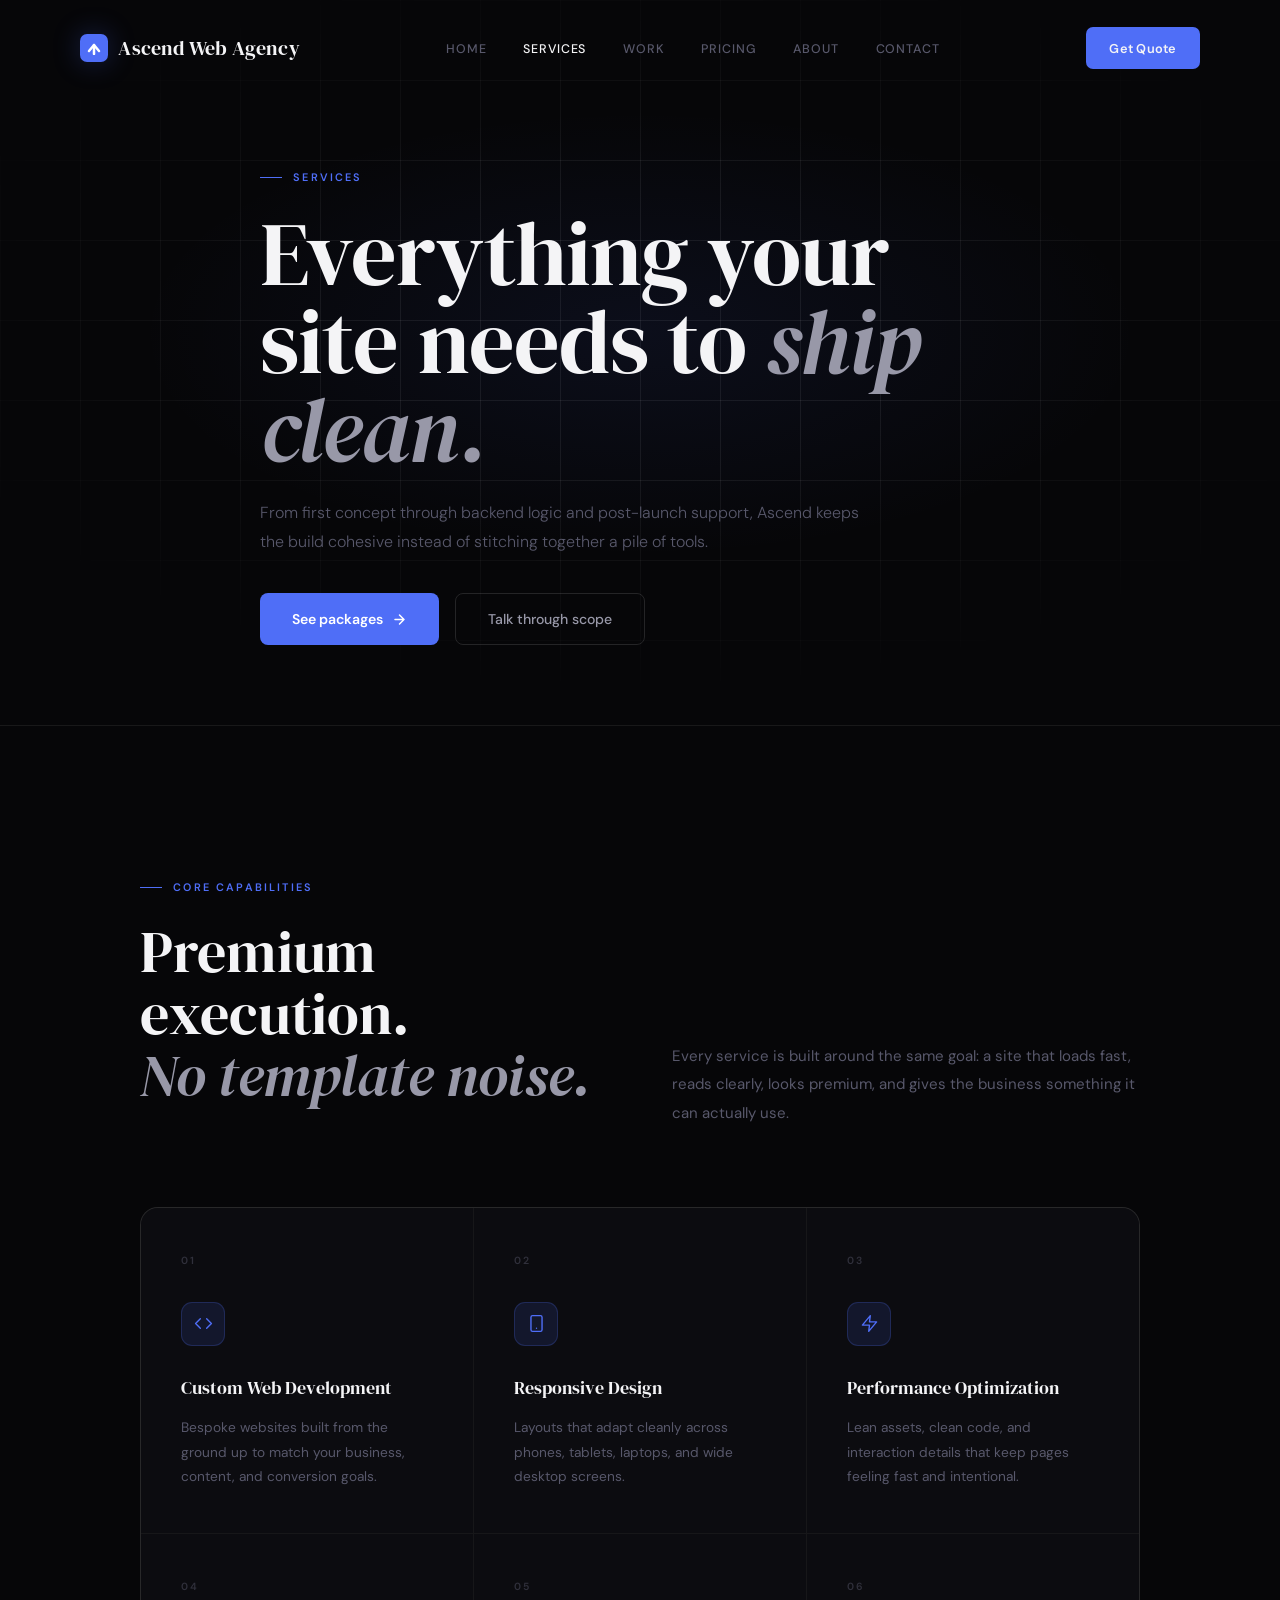
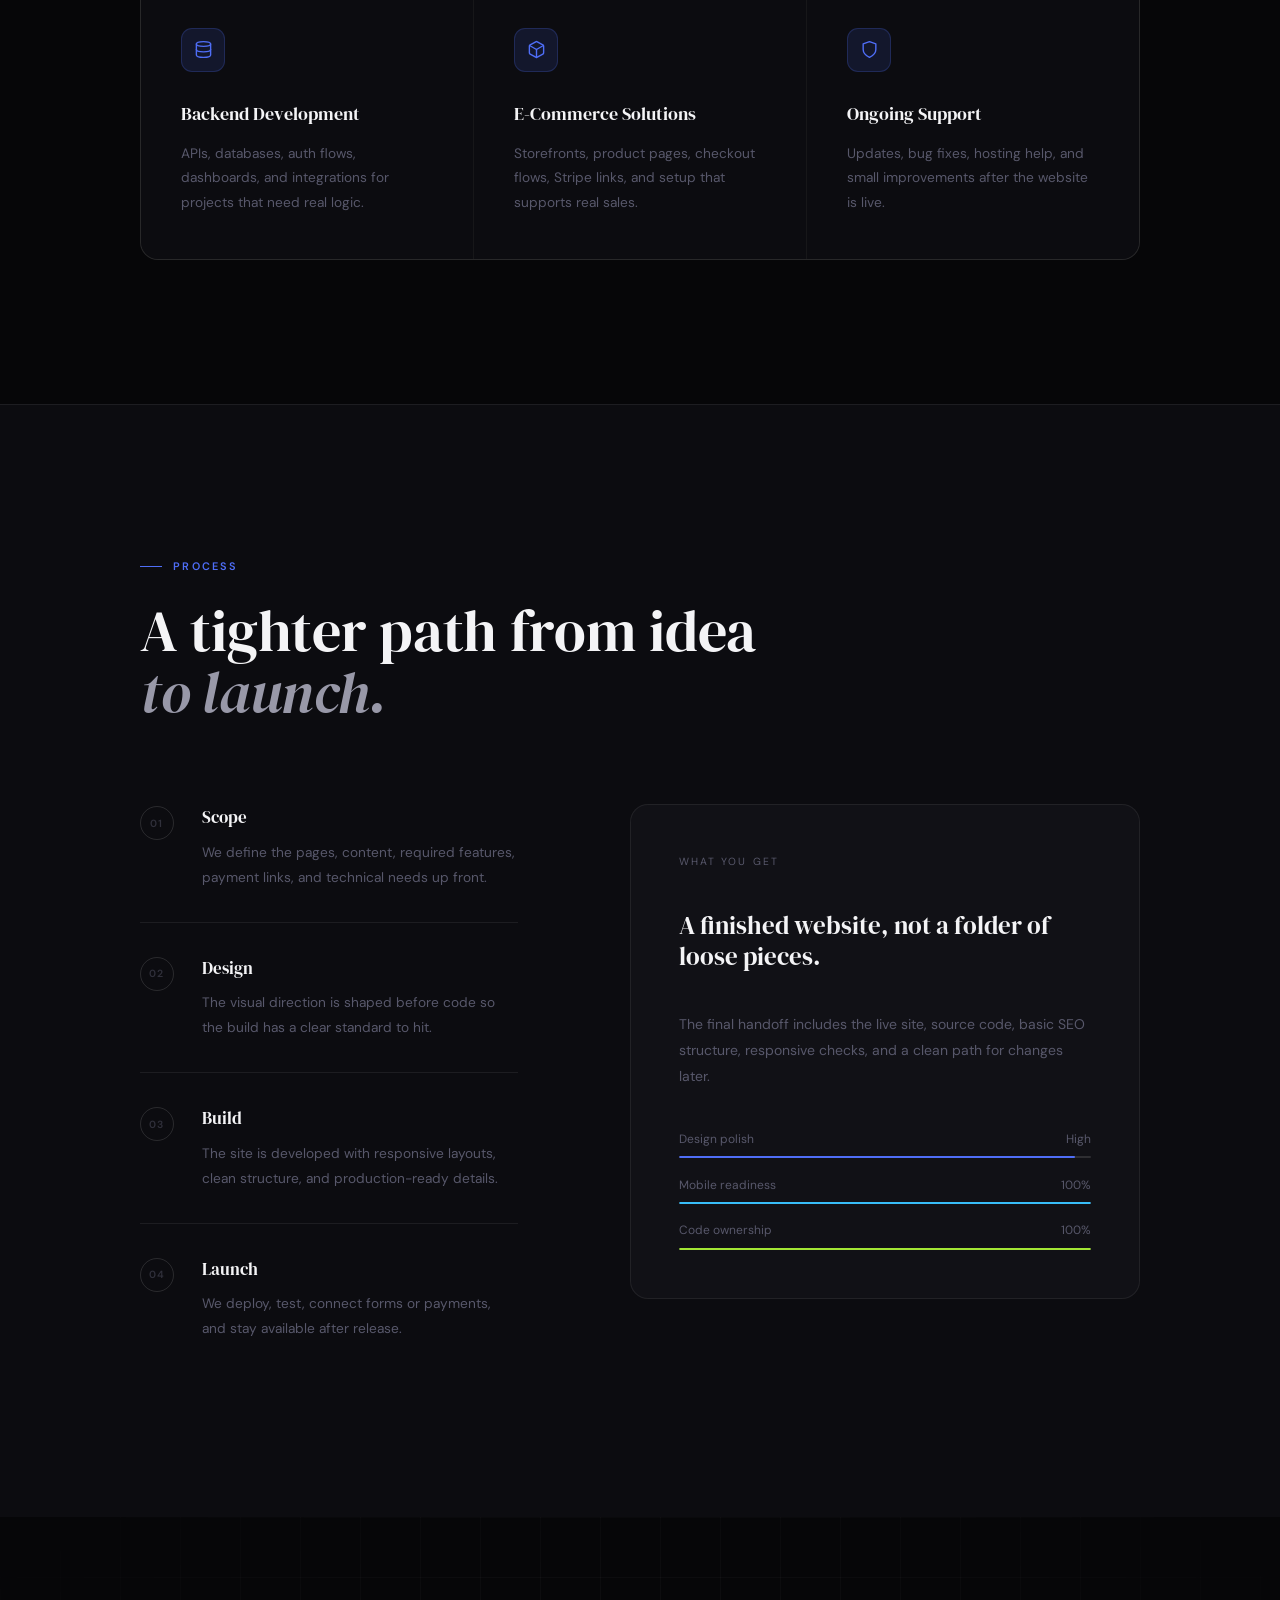
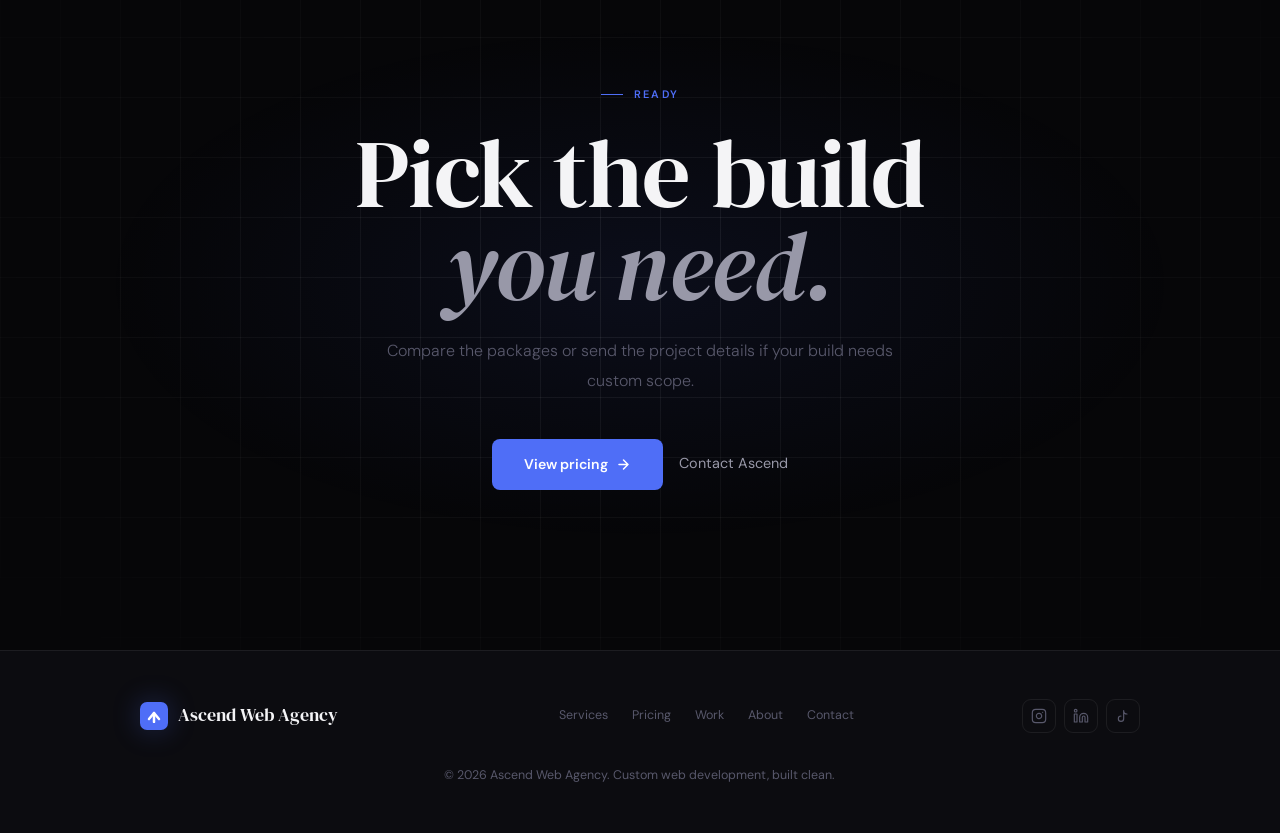
<file: services.html>
<!DOCTYPE html>
<html lang="en">
<head>
    <meta charset="UTF-8">
    <meta name="viewport" content="width=device-width, initial-scale=1.0">
    <title>Services - Ascend Web Agency</title>
    <meta name="description" content="Custom web development, responsive design, backend systems, e-commerce, performance optimization, and support from Ascend Web Agency.">
    <link rel="preconnect" href="https://fonts.googleapis.com">
    <link rel="preconnect" href="https://fonts.gstatic.com" crossorigin>
    <link href="https://fonts.googleapis.com/css2?family=DM+Sans:ital,opsz,wght@0,9..40,300;0,9..40,400;0,9..40,500;0,9..40,600;1,9..40,300&family=DM+Serif+Display:ital@0;1&display=swap" rel="stylesheet">
    <link rel="stylesheet" href="styles.css">
    <link rel="icon" type="image/svg+xml" href="favicon.svg">
</head>
<body>
    <div id="loader" aria-hidden="true">
        <div class="ldr-inner">
            <div class="ldr-word"><span>A</span><span>S</span><span>C</span><span>E</span><span>N</span><span>D</span></div>
            <div class="ldr-line"></div>
        </div>
    </div>

    <nav class="nav" id="nav">
        <a href="index.html" class="nav-logo" aria-label="Ascend Web Agency home">
            <span class="nav-logo-mark"><svg viewBox="0 0 14 14"><polyline points="2 10 7 4 12 10"></polyline><line x1="7" y1="4" x2="7" y2="13"></line></svg></span>
            Ascend Web Agency
        </a>
        <ul class="nav-links">
            <li><a href="index.html">Home</a></li>
            <li><a class="active" href="services.html">Services</a></li>
            <li><a href="portfolio.html">Work</a></li>
            <li><a href="pricing.html">Pricing</a></li>
            <li><a href="about.html">About</a></li>
            <li><a href="contact.html">Contact</a></li>
        </ul>
        <a href="https://tally.so/r/2EXdoA" target="_blank" rel="noopener" class="nav-cta">Get Quote</a>
        <button class="nav-burger" id="burger" type="button" aria-label="Open menu" aria-expanded="false"><span></span><span></span><span></span></button>
    </nav>

    <div class="mob" id="mob" aria-hidden="true">
        <button class="mob-x" id="mobX" type="button" aria-label="Close menu">&times;</button>
        <a href="index.html">Home</a>
        <a class="active" href="services.html">Services</a>
        <a href="portfolio.html">Work</a>
        <a href="pricing.html">Pricing</a>
        <a href="about.html">About</a>
        <a href="contact.html">Contact</a>
    </div>

    <main>
        <section class="subhero">
            <div class="subhero-grid"></div>
            <div class="subhero-radial"></div>
            <div class="w">
                <div class="subhero-body rv on">
                    <div class="kicker">Services</div>
                    <h1 class="subhero-h">Everything your site needs to <em>ship clean.</em></h1>
                    <p class="subhero-p">From first concept through backend logic and post-launch support, Ascend keeps the build cohesive instead of stitching together a pile of tools.</p>
                    <div class="subhero-actions">
                        <a href="pricing.html" class="btn-p">See packages <svg viewBox="0 0 20 20"><path d="M4 10h12M10 4l6 6-6 6"></path></svg></a>
                        <a href="contact.html" class="btn-s">Talk through scope</a>
                    </div>
                </div>
            </div>
        </section>

        <section class="s section-pad">
            <div class="w">
                <div class="split-head">
                    <div class="rv">
                        <div class="kicker">Core capabilities</div>
                        <h2 class="sh">Premium execution.<br><span class="it">No template noise.</span></h2>
                    </div>
                    <p class="lead rv d1">Every service is built around the same goal: a site that loads fast, reads clearly, looks premium, and gives the business something it can actually use.</p>
                </div>
                <div class="svc-grid rv">
                    <div class="svc"><div class="svc-n">01</div><div class="svc-ico"><svg viewBox="0 0 24 24"><polyline points="16 18 22 12 16 6"></polyline><polyline points="8 6 2 12 8 18"></polyline></svg></div><h3 class="svc-h">Custom Web Development</h3><p class="svc-p">Bespoke websites built from the ground up to match your business, content, and conversion goals.</p></div>
                    <div class="svc"><div class="svc-n">02</div><div class="svc-ico"><svg viewBox="0 0 24 24"><rect x="5" y="2" width="14" height="20" rx="2"></rect><line x1="12" y1="18" x2="12" y2="18"></line></svg></div><h3 class="svc-h">Responsive Design</h3><p class="svc-p">Layouts that adapt cleanly across phones, tablets, laptops, and wide desktop screens.</p></div>
                    <div class="svc"><div class="svc-n">03</div><div class="svc-ico"><svg viewBox="0 0 24 24"><path d="M13 2L3 14h9l-1 8 10-12h-9l1-8z"></path></svg></div><h3 class="svc-h">Performance Optimization</h3><p class="svc-p">Lean assets, clean code, and interaction details that keep pages feeling fast and intentional.</p></div>
                    <div class="svc"><div class="svc-n">04</div><div class="svc-ico"><svg viewBox="0 0 24 24"><ellipse cx="12" cy="5" rx="9" ry="3"></ellipse><path d="M21 12c0 1.66-4 3-9 3s-9-1.34-9-3"></path><path d="M3 5v14c0 1.66 4 3 9 3s9-1.34 9-3V5"></path></svg></div><h3 class="svc-h">Backend Development</h3><p class="svc-p">APIs, databases, auth flows, dashboards, and integrations for projects that need real logic.</p></div>
                    <div class="svc"><div class="svc-n">05</div><div class="svc-ico"><svg viewBox="0 0 24 24"><path d="M21 16V8a2 2 0 0 0-1-1.73l-7-4a2 2 0 0 0-2 0l-7 4A2 2 0 0 0 3 8v8a2 2 0 0 0 1 1.73l7 4a2 2 0 0 0 2 0l7-4A2 2 0 0 0 21 16z"></path><polyline points="3.27 6.96 12 12.01 20.73 6.96"></polyline><line x1="12" y1="22.08" x2="12" y2="12"></line></svg></div><h3 class="svc-h">E-Commerce Solutions</h3><p class="svc-p">Storefronts, product pages, checkout flows, Stripe links, and setup that supports real sales.</p></div>
                    <div class="svc"><div class="svc-n">06</div><div class="svc-ico"><svg viewBox="0 0 24 24"><path d="M12 22s8-4 8-10V5l-8-3-8 3v7c0 6 8 10 8 10z"></path></svg></div><h3 class="svc-h">Ongoing Support</h3><p class="svc-p">Updates, bug fixes, hosting help, and small improvements after the website is live.</p></div>
                </div>
            </div>
        </section>

        <section class="s section-pad section-bg section-line">
            <div class="w">
                <div class="rv">
                    <div class="kicker">Process</div>
                    <h2 class="sh">A tighter path from idea<br><span class="it">to launch.</span></h2>
                </div>
                <div class="process-layout">
                    <div class="steps rv d1">
                        <div class="step"><div class="step-n">01</div><div><h3 class="step-h">Scope</h3><p class="step-p">We define the pages, content, required features, payment links, and technical needs up front.</p></div></div>
                        <div class="step"><div class="step-n">02</div><div><h3 class="step-h">Design</h3><p class="step-p">The visual direction is shaped before code so the build has a clear standard to hit.</p></div></div>
                        <div class="step"><div class="step-n">03</div><div><h3 class="step-h">Build</h3><p class="step-p">The site is developed with responsive layouts, clean structure, and production-ready details.</p></div></div>
                        <div class="step"><div class="step-n">04</div><div><h3 class="step-h">Launch</h3><p class="step-p">We deploy, test, connect forms or payments, and stay available after release.</p></div></div>
                    </div>
                    <div class="process-panel rv d2">
                        <div class="process-panel-tag">What you get</div>
                        <h3 class="process-panel-h">A finished website, not a folder of loose pieces.</h3>
                        <p class="process-panel-p">The final handoff includes the live site, source code, basic SEO structure, responsive checks, and a clean path for changes later.</p>
                        <div class="metrics">
                            <div class="metric-row"><div class="metric-top"><span>Design polish</span><span>High</span></div><div class="metric-track"><div class="metric-bar" style="width:96%;background:var(--blue)"></div></div></div>
                            <div class="metric-row"><div class="metric-top"><span>Mobile readiness</span><span>100%</span></div><div class="metric-track"><div class="metric-bar" style="width:100%;background:var(--teal)"></div></div></div>
                            <div class="metric-row"><div class="metric-top"><span>Code ownership</span><span>100%</span></div><div class="metric-track"><div class="metric-bar" style="width:100%;background:var(--green)"></div></div></div>
                        </div>
                    </div>
                </div>
            </div>
        </section>

        <section class="s cta-s">
            <div class="cta-radial"></div>
            <div class="cta-grid"></div>
            <div class="w">
                <div class="cta-inner rv">
                    <div class="kicker">Ready</div>
                    <h2 class="cta-h">Pick the build<br><em>you need.</em></h2>
                    <p class="cta-sub">Compare the packages or send the project details if your build needs custom scope.</p>
                    <div class="cta-actions">
                        <a href="pricing.html" class="btn-p">View pricing <svg viewBox="0 0 20 20"><path d="M4 10h12M10 4l6 6-6 6"></path></svg></a>
                        <a href="contact.html" class="cta-email">Contact Ascend</a>
                    </div>
                </div>
            </div>
        </section>
    </main>

    <footer>
        <div class="foot-row">
            <a href="index.html" class="foot-logo"><div class="foot-logo-m"><svg viewBox="0 0 14 14"><polyline points="2 10 7 4 12 10"></polyline><line x1="7" y1="4" x2="7" y2="13"></line></svg></div>Ascend Web Agency</a>
            <nav class="foot-links" aria-label="Footer navigation"><a href="services.html">Services</a><a href="pricing.html">Pricing</a><a href="portfolio.html">Work</a><a href="about.html">About</a><a href="contact.html">Contact</a></nav>
            <div class="foot-soc">
                <a href="https://www.instagram.com/ascendwebagency1/" target="_blank" rel="noopener" class="soc-a" aria-label="Instagram"><svg viewBox="0 0 24 24"><rect x="2" y="2" width="20" height="20" rx="5"></rect><path d="M16 11.37A4 4 0 1 1 12.63 8 4 4 0 0 1 16 11.37z"></path><line x1="17.5" y1="6.5" x2="17.51" y2="6.5"></line></svg></a>
                <a href="https://www.linkedin.com/company/ascend-web-agency" target="_blank" rel="noopener" class="soc-a" aria-label="LinkedIn"><svg viewBox="0 0 24 24"><path d="M16 8a6 6 0 0 1 6 6v7h-4v-7a2 2 0 0 0-4 0v7h-4v-7a6 6 0 0 1 6-6z"></path><rect x="2" y="9" width="4" height="12"></rect><circle cx="4" cy="4" r="2"></circle></svg></a>
                <a href="https://www.tiktok.com/@ascend.web.agency" target="_blank" rel="noopener" class="soc-a" aria-label="TikTok"><svg viewBox="0 0 24 24"><path d="M9 12a4 4 0 1 0 4 4V4a5 5 0 0 0 5 5"></path></svg></a>
            </div>
            <div class="foot-copy">&copy; 2026 Ascend Web Agency. Custom web development, built clean.</div>
        </div>
    </footer>

    <script src="script.js"></script>
</body>
</html>
</file>
<file: styles.css>
*, *::before, *::after {
    box-sizing: border-box;
    margin: 0;
    padding: 0;
}

:root {
    --bg: #060608;
    --bg-2: #0c0c10;
    --bg-3: #111116;
    --bg-4: #18181f;
    --line: rgba(255, 255, 255, 0.07);
    --line-strong: rgba(255, 255, 255, 0.12);
    --white: #f4f4f6;
    --silver: #9898a8;
    --muted: #58586b;
    --dim: #30303b;
    --blue: #4f6ef7;
    --blue-soft: rgba(79, 110, 247, 0.12);
    --blue-glow: rgba(79, 110, 247, 0.26);
    --teal: #38bdf8;
    --green: #a3e635;
    --serif: "DM Serif Display", Georgia, serif;
    --sans: "DM Sans", system-ui, -apple-system, BlinkMacSystemFont, "Segoe UI", sans-serif;
}

html {
    scroll-behavior: smooth;
}

body {
    min-height: 100vh;
    overflow-x: hidden;
    background: var(--bg);
    color: var(--silver);
    font-family: var(--sans);
    font-size: 16px;
    font-weight: 400;
    line-height: 1.65;
    -webkit-font-smoothing: antialiased;
    text-rendering: optimizeLegibility;
}

body.menu-open {
    overflow: hidden;
}

img,
svg {
    display: block;
}

a {
    color: inherit;
}

::-webkit-scrollbar {
    width: 4px;
}

::-webkit-scrollbar-track {
    background: var(--bg);
}

::-webkit-scrollbar-thumb {
    background: var(--dim);
    border-radius: 999px;
}

#loader {
    position: fixed;
    inset: 0;
    z-index: 9999;
    display: flex;
    align-items: center;
    justify-content: center;
    background: var(--bg);
    transition: opacity 0.65s ease, visibility 0.65s ease;
}

#loader.out {
    opacity: 0;
    visibility: hidden;
    pointer-events: none;
}

.ldr-inner {
    display: flex;
    flex-direction: column;
    align-items: center;
    gap: 1.5rem;
}

.ldr-word {
    overflow: hidden;
    color: var(--white);
    font-family: var(--serif);
    font-size: 2rem;
    letter-spacing: 0.05em;
}

.ldr-word span {
    display: inline-block;
    opacity: 0;
    transform: translateY(100%);
    animation: loaderWord 0.6s cubic-bezier(.16, 1, .3, 1) forwards;
}

.ldr-word span:nth-child(2) { animation-delay: 0.05s; }
.ldr-word span:nth-child(3) { animation-delay: 0.1s; }
.ldr-word span:nth-child(4) { animation-delay: 0.15s; }
.ldr-word span:nth-child(5) { animation-delay: 0.2s; }
.ldr-word span:nth-child(6) { animation-delay: 0.25s; }

.ldr-line {
    position: relative;
    width: 1px;
    height: 40px;
    overflow: hidden;
    background: var(--line-strong);
}

.ldr-line::after {
    position: absolute;
    inset: 0;
    content: "";
    background: var(--blue);
    transform: translateY(-100%);
    animation: loaderDrop 1s 0.45s ease forwards;
}

@keyframes loaderWord {
    to {
        opacity: 1;
        transform: translateY(0);
    }
}

@keyframes loaderDrop {
    to {
        transform: translateY(100%);
    }
}

.nav {
    position: fixed;
    top: 0;
    right: 0;
    left: 0;
    z-index: 100;
    display: flex;
    align-items: center;
    justify-content: space-between;
    padding: 1.7rem 5rem;
    border-bottom: 1px solid transparent;
    transition: padding 0.35s ease, background 0.35s ease, border-color 0.35s ease;
}

.nav.stuck {
    padding: 1.05rem 5rem;
    border-bottom-color: var(--line);
    background: rgba(6, 6, 8, 0.84);
    backdrop-filter: blur(20px) saturate(160%);
    -webkit-backdrop-filter: blur(20px) saturate(160%);
}

.nav-logo {
    display: flex;
    align-items: center;
    gap: 0.65rem;
    color: var(--white);
    font-family: var(--serif);
    font-size: 1.25rem;
    letter-spacing: 0.01em;
    text-decoration: none;
    white-space: nowrap;
}

.nav-logo-mark,
.foot-logo-m {
    display: flex;
    width: 28px;
    height: 28px;
    align-items: center;
    justify-content: center;
    border-radius: 7px;
    background: var(--blue);
    box-shadow: 0 0 28px rgba(79, 110, 247, 0.28);
}

.nav-logo-mark svg,
.foot-logo-m svg {
    width: 14px;
    height: 14px;
    fill: none;
    stroke: #fff;
    stroke-linecap: round;
    stroke-linejoin: round;
    stroke-width: 2.5;
}

.nav-links {
    display: flex;
    align-items: center;
    gap: 2.3rem;
    list-style: none;
}

.nav-links a {
    color: var(--muted);
    font-size: 0.78rem;
    font-weight: 500;
    letter-spacing: 0.07em;
    text-decoration: none;
    text-transform: uppercase;
    transition: color 0.2s ease;
}

.nav-links a:hover,
.nav-links a.active {
    color: var(--white);
}

.nav-cta,
.btn-p,
.btn-s,
.pbtn {
    min-height: 42px;
}

.nav-cta {
    display: inline-flex;
    align-items: center;
    justify-content: center;
    border: 1px solid transparent;
    border-radius: 7px;
    background: var(--blue);
    color: var(--white);
    font-size: 0.8rem;
    font-weight: 600;
    letter-spacing: 0.02em;
    padding: 0.58rem 1.4rem;
    text-decoration: none;
    transition: opacity 0.2s ease, transform 0.2s ease, box-shadow 0.2s ease;
}

.nav-cta:hover {
    opacity: 0.9;
    transform: translateY(-1px);
    box-shadow: 0 8px 30px rgba(79, 110, 247, 0.26);
}

.nav-burger {
    display: none;
    flex-direction: column;
    gap: 5px;
    padding: 0.4rem;
    border: 0;
    background: transparent;
    cursor: pointer;
}

.nav-burger span {
    width: 22px;
    height: 1px;
    background: var(--silver);
    transition: transform 0.25s ease, opacity 0.25s ease;
}

.nav-burger.open span:nth-child(1) {
    transform: translateY(6px) rotate(45deg);
}

.nav-burger.open span:nth-child(2) {
    opacity: 0;
}

.nav-burger.open span:nth-child(3) {
    transform: translateY(-6px) rotate(-45deg);
}

.mob {
    position: fixed;
    inset: 0;
    z-index: 101;
    display: none;
    flex-direction: column;
    align-items: center;
    justify-content: center;
    gap: 2.15rem;
    background: rgba(6, 6, 8, 0.98);
}

.mob.open {
    display: flex;
}

.mob-x {
    position: absolute;
    top: 1.35rem;
    right: 2rem;
    border: 0;
    background: transparent;
    color: var(--muted);
    cursor: pointer;
    font-size: 1.8rem;
    line-height: 1;
}

.mob a {
    color: var(--white);
    font-family: var(--serif);
    font-size: 2.2rem;
    text-decoration: none;
    transition: color 0.2s ease;
}

.mob a:hover,
.mob a.active {
    color: var(--blue);
}

.hero {
    position: relative;
    display: flex;
    min-height: 92vh;
    align-items: center;
    justify-content: center;
    overflow: hidden;
}

#three-canvas {
    position: absolute;
    inset: 0;
    z-index: 0;
    display: block;
    width: 100%;
    height: 100%;
}

.hero-grid,
.cta-grid,
.subhero-grid {
    position: absolute;
    inset: 0;
    z-index: 1;
    pointer-events: none;
    background-image:
        linear-gradient(var(--line) 1px, transparent 1px),
        linear-gradient(90deg, var(--line) 1px, transparent 1px);
    background-size: 80px 80px;
    mask-image: radial-gradient(ellipse 75% 65% at 50% 45%, #000 30%, transparent 80%);
    -webkit-mask-image: radial-gradient(ellipse 75% 65% at 50% 45%, #000 30%, transparent 80%);
}

.hero-glow,
.cta-radial,
.subhero-radial {
    position: absolute;
    inset: 0;
    z-index: 1;
    pointer-events: none;
    background: radial-gradient(ellipse 56% 44% at 50% 46%, rgba(79, 110, 247, 0.08), transparent 70%);
}

.hero-body {
    position: relative;
    z-index: 10;
    width: 100%;
    max-width: 900px;
    padding: 0 2rem;
    text-align: center;
}

.hero-label,
.kicker {
    display: inline-flex;
    align-items: center;
    gap: 0.7rem;
    color: var(--blue);
    font-size: 0.68rem;
    font-weight: 600;
    letter-spacing: 0.2em;
    text-transform: uppercase;
}

.hero-label {
    margin-bottom: 2.5rem;
    color: var(--muted);
    opacity: 1;
    transform: none;
}

.hero-label::before,
.hero-label::after,
.kicker::before {
    width: 22px;
    height: 1px;
    content: "";
    background: currentColor;
}

.hero-h {
    margin-bottom: 2rem;
    color: var(--white);
    font-family: var(--serif);
    font-size: clamp(3.4rem, 9.5vw, 8rem);
    font-weight: 400;
    letter-spacing: -0.01em;
    line-height: 0.95;
    opacity: 1;
    transform: none;
}

.hero-h .italic,
.sh .it,
.cta-h em,
.subhero-h em {
    color: var(--silver);
    font-style: italic;
}

.hero-sub {
    max-width: 520px;
    margin: 0 auto 3.4rem;
    color: var(--muted);
    font-size: 1.05rem;
    font-weight: 300;
    line-height: 1.85;
    opacity: 1;
    transform: none;
}

.hero-btns,
.cta-actions {
    display: flex;
    align-items: center;
    justify-content: center;
    gap: 1rem;
    flex-wrap: wrap;
}

.hero-btns {
    opacity: 1;
    transform: none;
}

.btn-p,
.btn-s {
    display: inline-flex;
    align-items: center;
    justify-content: center;
    gap: 0.55rem;
    border-radius: 8px;
    font-size: 0.88rem;
    text-decoration: none;
    transition: transform 0.2s ease, box-shadow 0.2s ease, background 0.2s ease, border-color 0.2s ease, color 0.2s ease;
}

.btn-p {
    background: var(--blue);
    color: #fff;
    font-weight: 600;
    padding: 0.85rem 2rem;
}

.btn-p:hover {
    transform: translateY(-2px);
    box-shadow: 0 8px 32px rgba(79, 110, 247, 0.35);
}

.btn-p svg,
.btn-s svg {
    width: 15px;
    height: 15px;
    fill: none;
    stroke: currentColor;
    stroke-linecap: round;
    stroke-linejoin: round;
    stroke-width: 2;
}

.btn-p:hover svg {
    transform: translateX(3px);
}

.btn-s {
    border: 1px solid var(--line-strong);
    color: var(--silver);
    font-weight: 500;
    padding: 0.85rem 2rem;
}

.btn-s:hover {
    border-color: rgba(255, 255, 255, 0.2);
    background: rgba(255, 255, 255, 0.04);
    color: var(--white);
}

.hero-scroll {
    position: absolute;
    bottom: 2.5rem;
    left: 50%;
    z-index: 3;
    display: flex;
    flex-direction: column;
    align-items: center;
    gap: 0.6rem;
    opacity: 0;
    transform: translateX(-50%);
    animation: riseInCenter 0.7s 2s ease forwards;
}

.hero-scroll span {
    color: var(--dim);
    font-size: 0.6rem;
    letter-spacing: 0.28em;
    text-transform: uppercase;
}

.scroll-pill {
    position: relative;
    width: 1px;
    height: 36px;
    overflow: hidden;
    background: var(--dim);
}

.scroll-pill::after {
    position: absolute;
    top: 0;
    left: 0;
    width: 100%;
    height: 50%;
    content: "";
    background: var(--silver);
    animation: scrollDrop 2s ease-in-out infinite;
}

@keyframes riseIn {
    to {
        opacity: 1;
        transform: translateY(0);
    }
}

@keyframes riseInCenter {
    to {
        opacity: 1;
        transform: translateX(-50%) translateY(0);
    }
}

@keyframes scrollDrop {
    0% {
        opacity: 1;
        transform: translateY(-100%);
    }
    100% {
        opacity: 0;
        transform: translateY(300%);
    }
}

.ticker {
    position: relative;
    z-index: 2;
    overflow: hidden;
    border-top: 1px solid var(--line);
    border-bottom: 1px solid var(--line);
    background: rgba(255, 255, 255, 0.012);
    padding: 1.25rem 0;
}

.ticker-track {
    display: flex;
    width: max-content;
    align-items: center;
    gap: 3.5rem;
    animation: tickerMove 30s linear infinite;
}

.ticker-track:hover {
    animation-play-state: paused;
}

.ticker-item {
    flex-shrink: 0;
    color: var(--dim);
    font-size: 0.7rem;
    font-weight: 500;
    letter-spacing: 0.18em;
    text-transform: uppercase;
    transition: color 0.2s ease;
    white-space: nowrap;
}

.ticker-item:hover {
    color: var(--silver);
}

.ticker-sep {
    width: 3px;
    height: 3px;
    flex-shrink: 0;
    border-radius: 999px;
    background: var(--dim);
}

@keyframes tickerMove {
    from { transform: translateX(0); }
    to { transform: translateX(-50%); }
}

.s {
    position: relative;
    z-index: 2;
}

.w {
    max-width: 1160px;
    margin: 0 auto;
    padding: 0 5rem;
}

.section-pad {
    padding: 9rem 0;
}

.section-line {
    border-top: 1px solid var(--line);
}

.section-bg {
    background: var(--bg-2);
}

.kicker {
    margin-bottom: 1.5rem;
}

.sh {
    margin-bottom: 1.25rem;
    color: var(--white);
    font-family: var(--serif);
    font-size: clamp(2rem, 4.5vw, 3.6rem);
    font-weight: 400;
    letter-spacing: -0.005em;
    line-height: 1.08;
}

.lead {
    color: var(--muted);
    font-size: 0.94rem;
    line-height: 1.9;
}

.split-head {
    display: grid;
    grid-template-columns: 1fr 1fr;
    gap: 4rem;
    align-items: end;
    margin-bottom: 5rem;
}

.rv {
    opacity: 0;
    transform: translateY(22px);
    transition: opacity 0.85s cubic-bezier(.16, 1, .3, 1), transform 0.85s cubic-bezier(.16, 1, .3, 1);
}

.rv.d1 { transition-delay: 0.08s; }
.rv.d2 { transition-delay: 0.16s; }
.rv.d3 { transition-delay: 0.24s; }
.rv.d4 { transition-delay: 0.32s; }
.rv.d5 { transition-delay: 0.4s; }
.rv.d6 { transition-delay: 0.48s; }
.rv.on {
    opacity: 1;
    transform: translateY(0);
}

.svc-grid,
.plans,
.port-grid,
.value-grid,
.contact-grid,
.detail-grid {
    display: grid;
    gap: 1px;
    overflow: hidden;
    border: 1px solid var(--line);
    border-radius: 18px;
    background: var(--line);
}

.svc-grid,
.plans {
    grid-template-columns: repeat(3, 1fr);
}

.svc,
.plan,
.port-card,
.value-card,
.contact-card,
.detail-card,
.tcard {
    position: relative;
    overflow: hidden;
    background: var(--bg-2);
    transition: background 0.3s ease, border-color 0.3s ease, transform 0.3s ease;
}

.svc {
    min-height: 300px;
    padding: 2.75rem 2.5rem;
}

.svc:hover,
.plan:hover,
.plan.pop,
.port-card:hover,
.value-card:hover,
.detail-card:hover {
    background: var(--bg-3);
}

.svc::after,
.detail-card::after,
.value-card::after {
    position: absolute;
    top: 0;
    right: 0;
    left: 0;
    height: 1px;
    content: "";
    background: linear-gradient(90deg, transparent, rgba(79, 110, 247, 0.6), transparent);
    opacity: 0;
    transition: opacity 0.35s ease;
}

.svc:hover::after,
.detail-card:hover::after,
.value-card:hover::after {
    opacity: 1;
}

.svc-n,
.plan-tier,
.port-tag,
.small-tag,
.contact-label {
    color: var(--muted);
    font-size: 0.65rem;
    font-weight: 600;
    letter-spacing: 0.2em;
    text-transform: uppercase;
}

.svc-n {
    margin-bottom: 2rem;
    color: var(--dim);
}

.svc-ico {
    display: flex;
    width: 44px;
    height: 44px;
    align-items: center;
    justify-content: center;
    margin-bottom: 1.75rem;
    border: 1px solid rgba(79, 110, 247, 0.22);
    border-radius: 11px;
    background: var(--blue-soft);
    transition: background 0.3s ease, border-color 0.3s ease;
}

.svc:hover .svc-ico {
    border-color: rgba(79, 110, 247, 0.38);
    background: rgba(79, 110, 247, 0.18);
}

.svc-ico svg,
.contact-icon svg,
.pricing-footer svg,
.plan-list svg,
.port-arrow svg,
.detail-icon svg {
    fill: none;
    stroke-linecap: round;
    stroke-linejoin: round;
}

.svc-ico svg {
    width: 19px;
    height: 19px;
    stroke: var(--blue);
    stroke-width: 1.75;
}

.svc-h,
.step-h,
.plan-name,
.port-h,
.tcard-name,
.value-card h3,
.detail-card h3,
.contact-card h3 {
    color: var(--white);
    font-family: var(--serif);
    font-weight: 400;
}

.svc-h {
    margin-bottom: 0.75rem;
    font-size: 1.1rem;
}

.svc-p,
.step-p,
.plan-desc,
.port-p,
.tcard-q,
.value-card p,
.detail-card p,
.contact-card p {
    color: var(--muted);
    font-size: 0.855rem;
    line-height: 1.82;
}

.stats-s {
    border-top: 1px solid var(--line);
    border-bottom: 1px solid var(--line);
    background: var(--bg-2);
    padding: 5rem 0;
}

.stats-row {
    display: grid;
    grid-template-columns: repeat(4, 1fr);
}

.stat {
    padding: 2.75rem 2.5rem;
    border-right: 1px solid var(--line);
    text-align: center;
}

.stat:last-child {
    border-right: 0;
}

.stat-n {
    margin-bottom: 0.5rem;
    color: var(--white);
    font-family: var(--serif);
    font-size: clamp(2.8rem, 5vw, 4.2rem);
    font-weight: 400;
    letter-spacing: -0.02em;
    line-height: 1;
}

.stat-l {
    color: var(--muted);
    font-size: 0.72rem;
    font-weight: 500;
    letter-spacing: 0.14em;
    text-transform: uppercase;
}

.process-layout,
.about-layout {
    display: grid;
    grid-template-columns: 1fr 1.35fr;
    gap: 7rem;
    align-items: start;
    margin-top: 5rem;
}

.about-layout {
    grid-template-columns: 1.15fr 1fr;
}

.steps {
    display: flex;
    flex-direction: column;
}

.step {
    display: flex;
    align-items: flex-start;
    gap: 1.75rem;
    padding: 2rem 0;
    border-bottom: 1px solid var(--line);
}

.step:first-child {
    padding-top: 0;
}

.step:last-child {
    border-bottom: 0;
}

.step-n {
    display: flex;
    width: 34px;
    height: 34px;
    flex-shrink: 0;
    align-items: center;
    justify-content: center;
    margin-top: 2px;
    border: 1px solid var(--line-strong);
    border-radius: 50%;
    color: var(--dim);
    font-size: 0.65rem;
    font-weight: 600;
    letter-spacing: 0.12em;
    transition: color 0.3s ease, border-color 0.3s ease, background 0.3s ease;
}

.step:hover .step-n {
    border-color: rgba(79, 110, 247, 0.5);
    background: var(--blue-soft);
    color: var(--blue);
}

.step-h {
    margin-bottom: 0.5rem;
    font-size: 1.05rem;
}

.process-panel,
.about-panel {
    position: sticky;
    top: 8rem;
    display: flex;
    flex-direction: column;
    gap: 2.5rem;
    border: 1px solid var(--line);
    border-radius: 18px;
    background: var(--bg-3);
    padding: 3rem;
}

.process-panel-tag {
    color: var(--muted);
    font-size: 0.65rem;
    letter-spacing: 0.2em;
    text-transform: uppercase;
}

.process-panel-h {
    color: var(--white);
    font-family: var(--serif);
    font-size: 1.55rem;
    font-weight: 400;
    line-height: 1.25;
}

.process-panel-p {
    color: var(--muted);
    font-size: 0.875rem;
    line-height: 1.85;
}

.metrics {
    display: flex;
    flex-direction: column;
    gap: 1.1rem;
}

.metric-row {
    display: flex;
    flex-direction: column;
    gap: 0.4rem;
}

.metric-top {
    display: flex;
    justify-content: space-between;
    color: var(--muted);
    font-size: 0.75rem;
}

.metric-track {
    height: 2px;
    overflow: hidden;
    border-radius: 999px;
    background: var(--line-strong);
}

.metric-bar {
    height: 100%;
    border-radius: 999px;
    transform: scaleX(0);
    transform-origin: left;
    transition: transform 1.4s cubic-bezier(.16, 1, .3, 1);
}

.metric-bar.go {
    transform: scaleX(1);
}

.plans {
    margin-top: 5rem;
}

.plan {
    display: flex;
    flex-direction: column;
    padding: 3rem 2.75rem;
}

.plan-badge {
    position: absolute;
    top: 2rem;
    right: 2rem;
    border-radius: 999px;
    background: var(--blue);
    color: #fff;
    font-size: 0.6rem;
    font-weight: 700;
    letter-spacing: 0.14em;
    padding: 0.28rem 0.75rem;
    text-transform: uppercase;
}

.plan-tier {
    margin-bottom: 1.75rem;
}

.plan.pop .plan-tier {
    color: var(--blue);
}

.plan-name {
    margin-bottom: 0.5rem;
    font-size: 1.2rem;
}

.plan-desc {
    margin-bottom: 2.25rem;
}

.plan-price {
    margin-bottom: 0.4rem;
    color: var(--white);
    font-family: var(--serif);
    font-size: 3.6rem;
    font-weight: 400;
    letter-spacing: -0.02em;
    line-height: 1;
}

.plan-price sup {
    font-size: 1.2rem;
    vertical-align: super;
}

.plan-note {
    margin-bottom: 2.25rem;
    color: var(--muted);
    font-size: 0.75rem;
}

.plan-list {
    display: flex;
    flex: 1;
    flex-direction: column;
    gap: 0.8rem;
    margin-bottom: 2.5rem;
    list-style: none;
}

.plan-list li {
    display: flex;
    align-items: center;
    gap: 0.7rem;
    color: var(--silver);
    font-size: 0.845rem;
}

.plan-list li.off {
    color: var(--muted);
}

.plan-list svg {
    width: 13px;
    height: 13px;
    flex-shrink: 0;
    stroke: var(--teal);
    stroke-width: 2.5;
}

.plan-list li.off svg {
    stroke: var(--dim);
}

.pbtn {
    display: block;
    border-radius: 9px;
    font-size: 0.855rem;
    font-weight: 600;
    letter-spacing: 0.01em;
    padding: 0.85rem;
    text-align: center;
    text-decoration: none;
    transition: transform 0.25s ease, box-shadow 0.25s ease, background 0.25s ease, color 0.25s ease;
}

.pbtn.primary {
    background: var(--blue);
    color: #fff;
}

.pbtn.primary:hover {
    transform: translateY(-1px);
    box-shadow: 0 0 28px rgba(79, 110, 247, 0.4);
}

.pbtn.ghost {
    border: 1px solid var(--line-strong);
    color: var(--silver);
}

.pbtn.ghost:hover {
    background: rgba(255, 255, 255, 0.04);
    color: var(--white);
}

.pricing-footer {
    display: flex;
    align-items: center;
    justify-content: center;
    gap: 0.5rem;
    margin-top: 2.75rem;
    color: var(--dim);
    font-size: 0.78rem;
    text-align: center;
}

.pricing-footer svg {
    width: 13px;
    height: 13px;
    stroke: var(--dim);
    stroke-width: 2;
}

.pricing-footer a {
    color: var(--silver);
    text-decoration: none;
}

.pricing-footer a:hover {
    color: var(--white);
}

.port-head {
    display: flex;
    align-items: flex-end;
    justify-content: space-between;
    gap: 2rem;
    margin-bottom: 4.5rem;
    flex-wrap: wrap;
}

.port-grid {
    grid-template-columns: repeat(2, 1fr);
}

.port-card {
    display: flex;
    min-height: 300px;
    flex-direction: column;
    justify-content: space-between;
    padding: 3.5rem;
    cursor: pointer;
    text-decoration: none;
}

.port-card::before {
    position: absolute;
    inset: 0;
    content: "";
    background: radial-gradient(ellipse at top right, rgba(79, 110, 247, 0.07), transparent 60%);
    opacity: 0;
    pointer-events: none;
    transition: opacity 0.5s ease;
}

.port-card:hover::before {
    opacity: 1;
}

.port-arrow {
    position: absolute;
    top: 2.5rem;
    right: 2.5rem;
    display: flex;
    width: 36px;
    height: 36px;
    align-items: center;
    justify-content: center;
    border: 1px solid var(--line-strong);
    border-radius: 50%;
    transition: background 0.3s ease, border-color 0.3s ease;
}

.port-card:hover .port-arrow {
    border-color: rgba(79, 110, 247, 0.5);
    background: var(--blue-soft);
}

.port-arrow svg {
    width: 13px;
    height: 13px;
    stroke: var(--muted);
    stroke-width: 2;
    transition: stroke 0.3s ease;
}

.port-card:hover .port-arrow svg {
    stroke: var(--blue);
}

.port-tag {
    margin-bottom: 2rem;
}

.port-h {
    margin-bottom: 0.75rem;
    font-size: 1.65rem;
    letter-spacing: -0.01em;
}

.port-p {
    margin-bottom: 2rem;
}

.chips {
    display: flex;
    flex-wrap: wrap;
    gap: 0.45rem;
}

.chip {
    border: 1px solid var(--line);
    border-radius: 999px;
    color: var(--muted);
    font-size: 0.65rem;
    font-weight: 500;
    letter-spacing: 0.06em;
    padding: 0.28rem 0.8rem;
    transition: color 0.2s ease, border-color 0.2s ease;
}

.port-card:hover .chip {
    border-color: var(--line-strong);
    color: var(--silver);
}

.port-empty {
    align-items: center;
    justify-content: center;
    text-align: center;
}

.testi-grid {
    display: grid;
    grid-template-columns: 1fr 1fr;
    gap: 1.5rem;
    margin-top: 4.5rem;
}

.tcard {
    border: 1px solid var(--line);
    border-radius: 16px;
    padding: 2.75rem;
}

.tcard:hover {
    border-color: var(--line-strong);
}

.tcard-stars {
    display: flex;
    gap: 3px;
    margin-bottom: 1.5rem;
}

.star {
    width: 11px;
    height: 11px;
    background: var(--blue);
    clip-path: polygon(50% 0%, 61% 35%, 98% 35%, 68% 57%, 79% 91%, 50% 70%, 21% 91%, 32% 57%, 2% 35%, 39% 35%);
}

.tcard-q {
    margin-bottom: 2rem;
    color: var(--silver);
    font-size: 0.92rem;
    font-style: italic;
    font-weight: 300;
    line-height: 1.9;
}

.tcard-who {
    display: flex;
    align-items: center;
    gap: 1rem;
}

.tcard-av {
    display: flex;
    width: 38px;
    height: 38px;
    flex-shrink: 0;
    align-items: center;
    justify-content: center;
    border: 1px solid rgba(79, 110, 247, 0.25);
    border-radius: 50%;
    background: var(--blue-soft);
    color: var(--blue);
    font-family: var(--serif);
    font-size: 0.8rem;
}

.tcard-name {
    font-size: 0.855rem;
}

.tcard-role {
    color: var(--muted);
    font-size: 0.75rem;
}

.cta-s {
    position: relative;
    overflow: hidden;
    padding: 10rem 0;
}

.cta-grid {
    background-size: 60px 60px;
    mask-image: radial-gradient(ellipse 70% 70% at 50% 50%, #000, transparent);
    -webkit-mask-image: radial-gradient(ellipse 70% 70% at 50% 50%, #000, transparent);
}

.cta-radial {
    background: radial-gradient(ellipse 60% 50% at 50% 50%, rgba(79, 110, 247, 0.08), transparent 70%);
}

.cta-inner {
    position: relative;
    z-index: 3;
    text-align: center;
}

.cta-inner .kicker {
    justify-content: center;
}

.cta-h {
    margin-bottom: 1.5rem;
    color: var(--white);
    font-family: var(--serif);
    font-size: clamp(3rem, 8vw, 6rem);
    font-weight: 400;
    letter-spacing: -0.01em;
    line-height: 0.96;
}

.cta-sub {
    max-width: 540px;
    margin: 0 auto 2.75rem;
    color: var(--muted);
    font-size: 1rem;
    font-weight: 300;
    line-height: 1.85;
}

.cta-email {
    color: var(--silver);
    font-size: 0.9rem;
    text-decoration: none;
}

.cta-email:hover {
    color: var(--white);
}

footer {
    position: relative;
    z-index: 2;
    border-top: 1px solid var(--line);
    background: var(--bg-2);
}

.foot-row {
    display: grid;
    max-width: 1160px;
    margin: 0 auto;
    padding: 3rem 5rem;
    grid-template-columns: 1.4fr 2fr 0.8fr;
    gap: 2rem;
    align-items: center;
}

.foot-logo {
    display: flex;
    align-items: center;
    gap: 0.65rem;
    color: var(--white);
    font-family: var(--serif);
    font-size: 1.15rem;
    text-decoration: none;
}

.foot-links {
    display: flex;
    flex-wrap: wrap;
    justify-content: center;
    gap: 1.5rem;
}

.foot-links a,
.foot-copy {
    color: var(--muted);
    font-size: 0.78rem;
    text-decoration: none;
}

.foot-links a:hover {
    color: var(--white);
}

.foot-soc {
    display: flex;
    justify-content: flex-end;
    gap: 0.5rem;
}

.soc-a {
    display: flex;
    width: 34px;
    height: 34px;
    align-items: center;
    justify-content: center;
    border: 1px solid var(--line);
    border-radius: 9px;
    color: var(--muted);
    text-decoration: none;
    transition: color 0.2s ease, border-color 0.2s ease, background 0.2s ease;
}

.soc-a:hover {
    border-color: var(--line-strong);
    background: rgba(255, 255, 255, 0.04);
    color: var(--white);
}

.soc-a svg {
    width: 16px;
    height: 16px;
    fill: none;
    stroke: currentColor;
    stroke-linecap: round;
    stroke-linejoin: round;
    stroke-width: 1.75;
}

.foot-copy {
    grid-column: 1 / -1;
    text-align: center;
}

.subhero {
    position: relative;
    display: flex;
    min-height: 62vh;
    align-items: center;
    overflow: hidden;
    padding: 10rem 0 5rem;
    border-bottom: 1px solid var(--line);
}

.subhero-body {
    position: relative;
    z-index: 3;
    max-width: 760px;
}

.subhero-h {
    margin-bottom: 1.5rem;
    color: var(--white);
    font-family: var(--serif);
    font-size: clamp(3rem, 7vw, 6.2rem);
    font-weight: 400;
    letter-spacing: -0.01em;
    line-height: 0.98;
}

.subhero-p {
    max-width: 600px;
    color: var(--muted);
    font-size: 1rem;
    font-weight: 300;
    line-height: 1.85;
}

.subhero-actions {
    display: flex;
    gap: 1rem;
    flex-wrap: wrap;
    margin-top: 2.25rem;
}

.value-grid {
    grid-template-columns: repeat(4, 1fr);
}

.value-card {
    padding: 2.5rem;
}

.value-card h3,
.detail-card h3,
.contact-card h3 {
    margin: 1.2rem 0 0.7rem;
    font-size: 1.1rem;
}

.value-num {
    color: var(--dim);
    font-size: 0.65rem;
    font-weight: 700;
    letter-spacing: 0.2em;
}

.detail-grid {
    grid-template-columns: repeat(3, 1fr);
}

.detail-card {
    min-height: 250px;
    padding: 2.5rem;
}

.detail-icon {
    display: flex;
    width: 42px;
    height: 42px;
    align-items: center;
    justify-content: center;
    border: 1px solid rgba(79, 110, 247, 0.22);
    border-radius: 11px;
    background: var(--blue-soft);
}

.detail-icon svg {
    width: 18px;
    height: 18px;
    stroke: var(--blue);
    stroke-width: 1.75;
}

.contact-grid {
    grid-template-columns: 0.95fr 1.05fr;
}

.contact-card {
    padding: 3rem;
}

.contact-list {
    display: flex;
    flex-direction: column;
    gap: 1.5rem;
    margin-top: 2rem;
}

.contact-item {
    display: flex;
    gap: 1rem;
    align-items: flex-start;
}

.contact-icon {
    display: flex;
    width: 42px;
    height: 42px;
    flex-shrink: 0;
    align-items: center;
    justify-content: center;
    border: 1px solid rgba(79, 110, 247, 0.22);
    border-radius: 11px;
    background: var(--blue-soft);
}

.contact-icon svg {
    width: 18px;
    height: 18px;
    stroke: var(--blue);
    stroke-width: 1.75;
}

.contact-item h4 {
    margin-bottom: 0.2rem;
    color: var(--white);
    font-size: 0.9rem;
    font-weight: 600;
}

.contact-item p,
.contact-item a {
    color: var(--muted);
    font-size: 0.86rem;
    line-height: 1.7;
    text-decoration: none;
}

.contact-item a:hover {
    color: var(--white);
}

.form-panel {
    display: flex;
    min-height: 100%;
    flex-direction: column;
    justify-content: space-between;
    gap: 2rem;
}

.form-lines {
    display: grid;
    gap: 1rem;
}

.form-line {
    height: 46px;
    border: 1px solid var(--line);
    border-radius: 10px;
    background: rgba(255, 255, 255, 0.025);
}

.form-line.big {
    height: 118px;
}

.form-mini-grid {
    display: grid;
    grid-template-columns: 1fr 1fr;
    gap: 1rem;
}

.note {
    color: var(--dim);
    font-size: 0.78rem;
    line-height: 1.7;
}

@media (max-width: 1080px) {
    .nav {
        padding: 1.25rem 2rem;
    }

    .nav.stuck {
        padding: 1rem 2rem;
    }

    .nav-links {
        gap: 1.4rem;
    }

    .w,
    .foot-row {
        padding-right: 2rem;
        padding-left: 2rem;
    }
}

@media (max-width: 900px) {
    .nav-links,
    .nav-cta {
        display: none;
    }

    .nav-burger {
        display: flex;
    }

    .split-head,
    .process-layout,
    .about-layout,
    .contact-grid {
        grid-template-columns: 1fr;
        gap: 3rem;
    }

    .svc-grid,
    .plans,
    .port-grid,
    .testi-grid,
    .value-grid,
    .detail-grid {
        grid-template-columns: 1fr;
    }

    .process-panel,
    .about-panel {
        position: relative;
        top: auto;
    }

    .stats-row {
        grid-template-columns: repeat(2, 1fr);
    }

    .stat:nth-child(2) {
        border-right: 0;
    }

    .stat:nth-child(1),
    .stat:nth-child(2) {
        border-bottom: 1px solid var(--line);
    }

    .foot-row {
        grid-template-columns: 1fr;
        text-align: center;
    }

    .foot-logo,
    .foot-links,
    .foot-soc {
        justify-content: center;
    }
}

@media (max-width: 640px) {
    body {
        font-size: 15px;
    }

    .nav,
    .nav.stuck {
        padding: 1rem 1.1rem;
    }

    .nav-logo {
        font-size: 1.05rem;
    }

    .w {
        padding-right: 1.2rem;
        padding-left: 1.2rem;
    }

    .hero-body {
        padding: 0 1.2rem;
    }

    .hero-h {
        font-size: clamp(2.35rem, 10.5vw, 2.9rem);
    }

    .hero-sub {
        margin-bottom: 2rem;
    }

    .hero-btns,
    .cta-actions,
    .subhero-actions {
        align-items: stretch;
        flex-direction: column;
    }

    .btn-p,
    .btn-s {
        width: 100%;
    }

    .section-pad {
        padding: 6rem 0;
    }

    .split-head {
        margin-bottom: 3rem;
    }

    .svc,
    .plan,
    .port-card,
    .tcard,
    .value-card,
    .detail-card,
    .contact-card,
    .process-panel,
    .about-panel {
        padding: 2rem;
    }

    .stats-row {
        grid-template-columns: 1fr;
    }

    .stat,
    .stat:nth-child(2) {
        border-right: 0;
        border-bottom: 1px solid var(--line);
    }

    .stat:last-child {
        border-bottom: 0;
    }

    .subhero {
        min-height: 58vh;
        padding: 8rem 0 4rem;
    }

    .subhero-h,
    .cta-h {
        font-size: clamp(2.8rem, 16vw, 4.8rem);
    }

    .form-mini-grid {
        grid-template-columns: 1fr;
    }

    .foot-row {
        padding: 2.5rem 1.2rem;
    }
}
</file>
